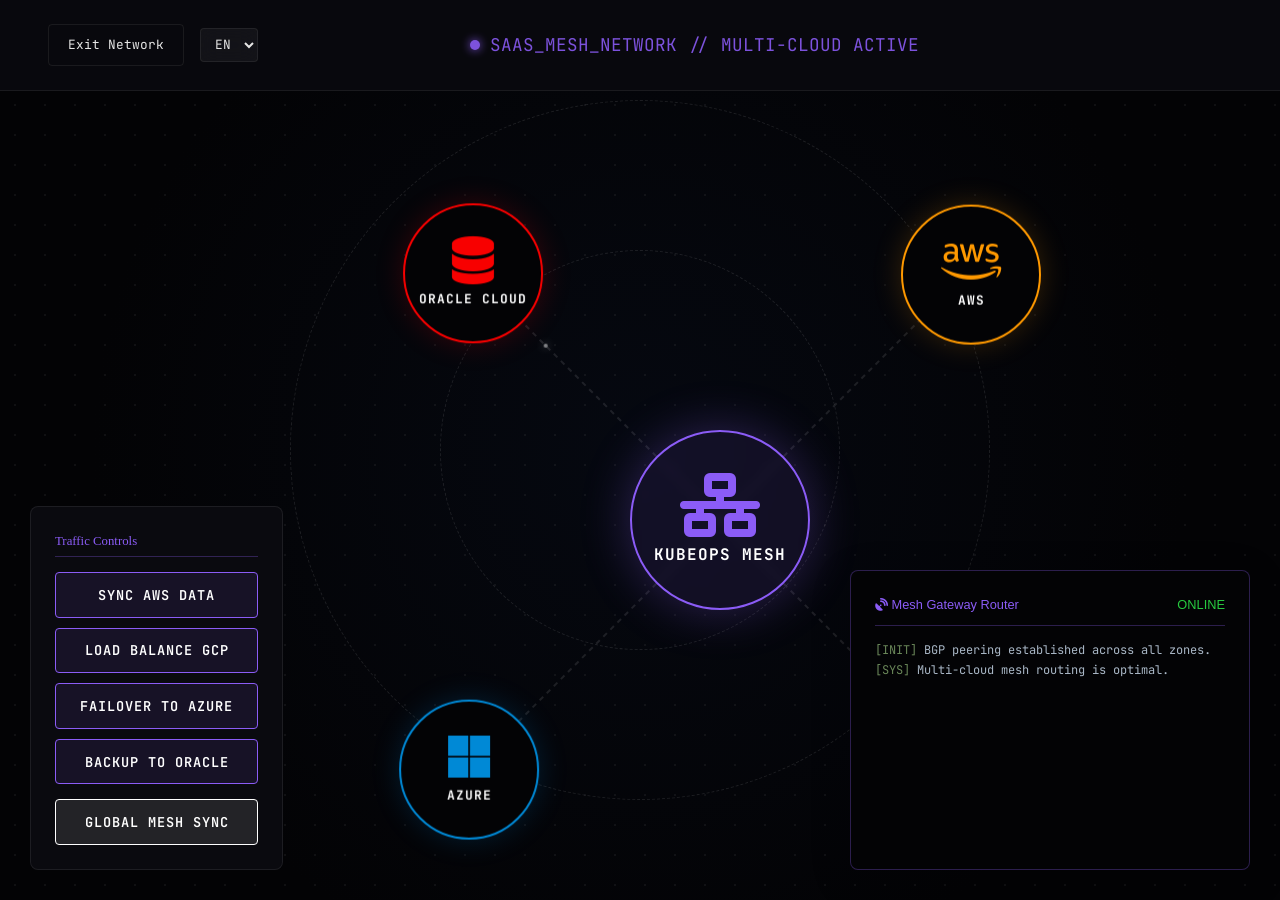
<file: cloud-sim.html>
<!DOCTYPE html>
<html lang="en">
<head>
    <meta charset="UTF-8">
    <meta name="viewport" content="width=device-width, initial-scale=1.0">
    <title>KubeOps | Multi-Cloud SaaS Simulation</title>
    <link rel="stylesheet" href="styles.css">
    
    <!-- Fonts & Icons -->
    <link href="https://fonts.googleapis.com/css2?family=Syncopate:wght@400;700&family=Inter:wght@300;400;500;600;700;800&family=JetBrains+Mono:wght@400;500;700&display=swap" rel="stylesheet">
    <link rel="stylesheet" href="https://cdnjs.cloudflare.com/ajax/libs/font-awesome/6.4.0/css/all.min.css">
    
    <!-- GSAP -->
    <script src="https://cdnjs.cloudflare.com/ajax/libs/gsap/3.12.2/gsap.min.js"></script>

    <style>
        body {
            overflow: hidden;
            background-color: var(--bg-main) !important;
            margin: 0;
            padding: 0;
            color: var(--text-main);
            font-family: 'Inter', sans-serif;
        }

        .network-bg {
            position: absolute;
            top: 0; left: 0; width: 100vw; height: 100vh;
            background: radial-gradient(circle at center, rgba(50, 108, 229, 0.05) 0%, var(--bg-main) 70%);
            z-index: 0;
        }

        .grid-dots {
            position: absolute;
            top: 0; left: 0; width: 100vw; height: 100vh;
            background-image: radial-gradient(rgba(255, 255, 255, 0.1) 1px, transparent 1px);
            background-size: 30px 30px;
            opacity: 0.5;
        }

        /* Top Nav */
        .sim-nav {
            position: absolute;
            top: 0; left: 0; width: 100%;
            padding: 1.5rem 3rem;
            display: flex;
            justify-content: space-between;
            align-items: center;
            z-index: 100;
            border-bottom: 1px solid var(--border);
            background: var(--bg-offset);
            opacity: 0.9;
            backdrop-filter: blur(10px);
        }

        .sim-title {
            font-family: 'JetBrains Mono', monospace;
            color: #8b5cf6; /* Purple theme for multi-cloud */
            font-size: 1.1rem;
            display: flex;
            align-items: center;
            gap: 10px;
        }

        .pulse-dot-purple {
            width: 10px; height: 10px; border-radius: 50%;
            background: #8b5cf6;
            box-shadow: 0 0 10px #8b5cf6;
            animation: pulse-purple 1.5s infinite;
        }

        @keyframes pulse-purple {
            0% { opacity: 0.4; } 50% { opacity: 1; box-shadow: 0 0 20px #8b5cf6; } 100% { opacity: 0.4; }
        }

        /* Viewport */
        #sim-viewport {
            position: absolute;
            top: 0; left: 0; width: 100vw; height: 100vh;
            z-index: 10;
        }

        .cloud-node {
            position: absolute;
            width: 140px; height: 140px;
            background: var(--bg-main);
            border: 2px solid var(--border);
            border-radius: 50%;
            display: flex;
            flex-direction: column;
            justify-content: center;
            align-items: center;
            transform: translate(-50%, -50%);
            box-shadow: 0 10px 30px rgba(0,0,0,0.2);
            backdrop-filter: blur(5px);
            transition: all 0.3s;
            z-index: 20;
        }

        .cloud-node i {
            font-size: 3rem;
            margin-bottom: 5px;
        }

        .cloud-label {
            font-family: 'JetBrains Mono', monospace;
            font-size: 0.8rem;
            font-weight: bold;
            text-transform: uppercase;
            letter-spacing: 1px;
        }

        /* Specific Cloud Styling */
        #node-aws { border-color: #ff9900; box-shadow: 0 0 30px rgba(255, 153, 0, 0.2); }
        #node-aws i { color: #ff9900; }
        
        #node-gcp { border-color: #4285f4; box-shadow: 0 0 30px rgba(66, 133, 244, 0.2); }
        #node-gcp i { color: #4285f4; }
        
        #node-azure { border-color: #0089d6; box-shadow: 0 0 30px rgba(0, 137, 214, 0.2); }
        #node-azure i { color: #0089d6; }
        
        #node-oracle { border-color: #f80000; box-shadow: 0 0 30px rgba(248, 0, 0, 0.2); }
        #node-oracle i { color: #f80000; }

        #node-core {
            width: 180px; height: 180px;
            border-color: #8b5cf6;
            box-shadow: 0 0 50px rgba(139, 92, 246, 0.3);
            background: rgba(139, 92, 246, 0.1);
        }
        #node-core i { color: #8b5cf6; font-size: 4rem;}
        #node-core .cloud-label { color: #fff; font-size: 1rem; }

        /* Animated Rings */
        .ring {
            position: absolute;
            border-radius: 50%;
            border: 1px dashed rgba(255, 255, 255, 0.1);
            top: 50%; left: 50%;
            transform: translate(-50%, -50%);
            pointer-events: none;
            z-index: 5;
        }
        .ring-1 { width: 400px; height: 400px; animation: spin-slow 60s linear infinite; }
        .ring-2 { width: 700px; height: 700px; animation: spin-slow 90s linear infinite reverse; }

        @keyframes spin-slow { 100% { transform: translate(-50%, -50%) rotate(360deg); } }

        /* Data Particles */
        .data-particle {
            position: absolute;
            width: 8px; height: 8px;
            border-radius: 50%;
            background: #fff;
            box-shadow: 0 0 10px #fff;
            z-index: 50;
            pointer-events: none;
        }

        /* SVG Connections */
        #svg-layer {
            position: absolute;
            top: 0; left: 0;
            width: 100vw; height: 100vh;
            z-index: 10;
            pointer-events: none;
        }

        .net-line {
            stroke: rgba(255, 255, 255, 0.1);
            stroke-width: 2;
            stroke-dasharray: 5, 5;
            fill: none;
        }

        .net-line.active {
            stroke: rgba(255, 255, 255, 0.4);
            animation: dash-flow 2s linear infinite;
        }

        @keyframes dash-flow { to { stroke-dashoffset: -20; } }

        .sync-terminal {
            position: absolute;
            bottom: 30px; right: 30px;
            width: 400px; height: 300px;
            background: var(--bg-main);
            border: 1px solid rgba(139, 92, 246, 0.3);
            border-radius: 8px;
            backdrop-filter: blur(10px);
            padding: 1.5rem;
            display: flex; flex-direction: column;
            z-index: 100;
            box-shadow: 0 10px 40px rgba(0,0,0,0.2);
        }

        .term-header {
            font-family: 'Syncopate', sans-serif;
            font-size: 0.8rem;
            color: #8b5cf6;
            border-bottom: 1px solid rgba(139, 92, 246, 0.3);
            padding-bottom: 10px;
            margin-bottom: 15px;
            display: flex; justify-content: space-between;
        }

        .log-container {
            flex-grow: 1;
            overflow-y: auto;
            font-family: 'JetBrains Mono', monospace;
            font-size: 0.75rem;
            line-height: 1.6;
            color: #a9b7c6;
        }

        .log-container::-webkit-scrollbar { width: 4px; }
        .log-container::-webkit-scrollbar-track { background: transparent; }
        .log-container::-webkit-scrollbar-thumb { background: #8b5cf6; }

        .log-line span.ts { color: #6a8759; }
        .log-line span.aws { color: #ff9900; font-weight: bold; }
        .log-line span.gcp { color: #4285f4; font-weight: bold; }
        .log-line span.azure { color: #0089d6; font-weight: bold; }
        .log-line span.oracle { color: #f80000; font-weight: bold; }
        .log-line span.core { color: #8b5cf6; font-weight: bold; }

        .control-panel {
            position: absolute;
            bottom: 30px; left: 30px;
            background: var(--bg-offset);
            border: 1px solid var(--border);
            border-radius: 8px;
            padding: 1.5rem;
            z-index: 100;
            backdrop-filter: blur(10px);
        }

        .btn {
            background: rgba(139, 92, 246, 0.1);
            border: 1px solid #8b5cf6;
            color: var(--text-main);
            padding: 0.8rem 1.5rem;
            border-radius: 4px;
            font-family: 'JetBrains Mono', monospace;
            font-size: 0.85rem;
            cursor: pointer;
            transition: all 0.3s;
            display: block;
            width: 100%;
            margin-bottom: 10px;
            text-transform: uppercase;
        }
        .btn:hover {
            background: #8b5cf6;
            box-shadow: 0 0 20px rgba(139, 92, 246, 0.4);
        }
        .btn:last-child { margin-bottom: 0; }

    </style>
</head>
<body>

    <!-- Apply Theme from localStorage -->
    <script>
        if (localStorage.getItem('theme') === 'light') {
            document.body.classList.add('light-mode');
        }
    </script>
    
    <div class="network-bg"></div>
    <div class="grid-dots"></div>

    <nav class="sim-nav">
        <div style="display: flex; gap: 1rem; align-items: center;">
            <a href="projects.html" class="btn-outline" style="text-decoration:none; color:var(--text-main); border:1px solid var(--border); padding: 0.6rem 1.2rem; border-radius:4px; font-size: 0.8rem; font-family:'JetBrains Mono';" data-i18n="sim_exit">
                <i class="fas fa-arrow-left" style="margin-right: 8px;"></i> Exit Network
            </a>
            <select id="language-select" class="lang-selector">
                <option value="en">EN</option>
                <option value="de">DE</option>
                <option value="es">ES</option>
                <option value="fr">FR</option>
                <option value="it">IT</option>
                <option value="pt">PT</option>
            </select>
        </div>
        <div class="sim-title">
            <div class="pulse-dot-purple"></div>
            <span data-i18n="sim_cloud_title">SAAS_MESH_NETWORK // MULTI-CLOUD ACTIVE</span>
        </div>
        <div style="width: 100px;"></div>
    </nav>

    <div class="ring ring-1"></div>
    <div class="ring ring-2"></div>

    <svg id="svg-layer">
        <!-- Lines will be dynamically updated by JS -->
        <line id="line-aws" class="net-line" x1="0" y1="0" x2="0" y2="0"/>
        <line id="line-gcp" class="net-line" x1="0" y1="0" x2="0" y2="0"/>
        <line id="line-azure" class="net-line" x1="0" y1="0" x2="0" y2="0"/>
        <line id="line-oracle" class="net-line" x1="0" y1="0" x2="0" y2="0"/>
    </svg>

    <div id="sim-viewport">
        <!-- Core Node (Center) -->
        <div class="cloud-node" id="node-core">
            <i class="fas fa-network-wired"></i>
            <div class="cloud-label">KubeOps Mesh</div>
        </div>

        <!-- Satellite Nodes -->
        <div class="cloud-node" id="node-aws"><i class="fab fa-aws"></i><div class="cloud-label">AWS</div></div>
        <div class="cloud-node" id="node-gcp"><i class="fab fa-google"></i><div class="cloud-label">Google Cloud</div></div>
        <div class="cloud-node" id="node-azure"><i class="fab fa-microsoft"></i><div class="cloud-label">Azure</div></div>
        <div class="cloud-node" id="node-oracle"><i class="fas fa-database"></i><div class="cloud-label">Oracle Cloud</div></div>
    </div>

    <!-- Controls -->
    <div class="control-panel">
        <div style="font-family:'Syncopate'; font-size:0.8rem; color:#8b5cf6; margin-bottom:15px; border-bottom:1px solid rgba(139,92,246,0.3); padding-bottom:5px;" data-i18n="sim_traffic_ctrl">Traffic Controls</div>
        <button class="btn" onclick="triggerSync('aws')" data-i18n="sim_sync_aws">Sync AWS Data</button>
        <button class="btn" onclick="triggerSync('gcp')" data-i18n="sim_lb_gcp">Load Balance GCP</button>
        <button class="btn" onclick="triggerSync('azure')" data-i18n="sim_failover_azure">Failover to Azure</button>
        <button class="btn" onclick="triggerSync('oracle')" data-i18n="sim_backup_oracle">Backup to Oracle</button>
        <button class="btn" onclick="triggerGlobalSync()" style="background:rgba(255,255,255,0.1); border-color:#fff; margin-top:15px;" data-i18n="sim_global_sync">Global Mesh Sync</button>
    </div>

    <!-- Terminal -->
    <div class="sync-terminal">
        <div class="term-header">
            <span><i class="fas fa-satellite-dish"></i> Mesh Gateway Router</span>
            <span style="color:#27c93f;">ONLINE</span>
        </div>
        <div class="log-container" id="log-container">
            <div class="log-line"><span class="ts">[INIT]</span> BGP peering established across all zones.</div>
            <div class="log-line"><span class="ts">[SYS]</span> Multi-cloud mesh routing is optimal.</div>
        </div>
    </div>

    <script>
        // Node Layout Variables
        const cx = window.innerWidth / 2 + 80; // Shift cluster to the right to avoid left panel
        const cy = window.innerHeight / 2 + 70; // Shift entire cluster down significantly to avoid nav bar and title
        
        const nodes = {
            core: { el: document.getElementById('node-core'), x: cx, y: cy, color: '#8b5cf6', tag: 'core' },
            aws: { el: document.getElementById('node-aws'), r: 350, angle: -Math.PI / 4, color: '#ff9900', tag: 'aws' },      // Top Left
            gcp: { el: document.getElementById('node-gcp'), r: 350, angle: Math.PI / 4, color: '#4285f4', tag: 'gcp' },       // Bottom Left
            azure: { el: document.getElementById('node-azure'), r: 350, angle: Math.PI * 3/4, color: '#0089d6', tag: 'azure' },// Bottom Right
            oracle: { el: document.getElementById('node-oracle'), r: 350, angle: -Math.PI * 3/4, color: '#f80000', tag: 'oracle'} // Top Right
        };

        const logs = document.getElementById('log-container');

        function appendLog(msg) {
            const time = new Date().toISOString().substring(11, 23);
            const line = document.createElement('div');
            line.className = 'log-line';
            line.innerHTML = `<span class="ts">[${time}]</span> ${msg}`;
            logs.appendChild(line);
            logs.scrollTop = logs.scrollHeight;
        }

        // Initialize Positions and Lines
        function initLayout() {
            gsap.set(nodes.core.el, { x: nodes.core.x, y: nodes.core.y });
            
            ['aws', 'gcp', 'azure', 'oracle'].forEach(key => {
                const n = nodes[key];
                // Calculate Cartesian from Polar
                n.x = cx + Math.cos(n.angle) * n.r;
                n.y = cy + Math.sin(n.angle) * n.r;
                
                // Add tiny floating animation
                gsap.set(n.el, { x: n.x, y: n.y });
                gsap.to(n.el, {
                    y: `+=${Math.random() * 20 - 10}`,
                    x: `+=${Math.random() * 20 - 10}`,
                    duration: 2 + Math.random() * 2,
                    repeat: -1, yoyo: true, ease: "sine.inOut"
                });

                // Set SVG Line
                const line = document.getElementById(`line-${key}`);
                line.setAttribute('x1', cx);
                line.setAttribute('y1', cy);
                line.setAttribute('x2', n.x);
                line.setAttribute('y2', n.y);
            });
        }

        window.addEventListener('resize', () => { location.reload(); }); // Simple resize handling
        initLayout();

        // Animation logic
        function triggerSync(target) {
            const targetNode = nodes[target];
            const line = document.getElementById(`line-${target}`);
            
            // Visual feedback
            line.classList.add('active');
            line.style.stroke = targetNode.color;
            gsap.to(targetNode.el, { scale: 1.1, boxShadow: `0 0 50px ${targetNode.color}`, duration: 0.3, yoyo: true, repeat: 1 });
            gsap.to(nodes.core.el, { scale: 1.05, boxShadow: `0 0 80px #8b5cf6`, duration: 0.3, yoyo: true, repeat: 1 });

            // Generate particles moving back and forth
            for(let i=0; i<15; i++) {
                setTimeout(() => {
                    const pkt = document.createElement('div');
                    pkt.className = 'data-particle';
                    pkt.style.boxShadow = `0 0 15px ${targetNode.color}, 0 0 5px #fff`;
                    document.body.appendChild(pkt);

                    const toCore = Math.random() > 0.5;
                    const startX = toCore ? targetNode.x : cx;
                    const startY = toCore ? targetNode.y : cy;
                    const endX = toCore ? cx : targetNode.x;
                    const endY = toCore ? cy : targetNode.y;

                    gsap.set(pkt, { x: startX, y: startY });
                    gsap.to(pkt, {
                        x: endX, y: endY, 
                        duration: 1 + Math.random() * 1,
                        ease: "power1.inOut",
                        onComplete: () => pkt.remove()
                    });
                }, i * 100);
            }

            // Log messages based on action
            const speed = Math.floor(Math.random() * 500 + 100);
            if(target === 'aws') appendLog(`Synchronizing <span class="aws">AWS Cloud</span> S3 buckets to Mesh Core... (${speed}MB/s)`);
            if(target === 'gcp') appendLog(`Rerouting traffic spikes to <span class="gcp">Google Cloud</span> Compute Engines...`);
            if(target === 'azure') appendLog(`Failover initiated. Migrating workloads from Core to <span class="azure">Azure Region</span>...`);
            if(target === 'oracle') appendLog(`Backing up transactional logs to <span class="oracle">Oracle Autonomous DB</span>...`);

            setTimeout(() => {
                line.classList.remove('active');
                line.style.stroke = 'rgba(255, 255, 255, 0.1)';
                appendLog(`Operation complete for <span class="${target}">${target.toUpperCase()}</span>.`);
            }, 2500);
        }

        function triggerGlobalSync() {
            appendLog(`Initiating <span class="core">GLOBAL MESH SYNC</span> across all cloud providers...`);
            ['aws', 'gcp', 'azure', 'oracle'].forEach(cloud => {
                triggerSync(cloud);
            });
        }

        // Random background traffic
        setInterval(() => {
            const clouds = ['aws', 'gcp', 'azure', 'oracle'];
            const randomCloud = clouds[Math.floor(Math.random() * clouds.length)];
            
            // Just visual, no log for background heartbeat
            const targetNode = nodes[randomCloud];
            const pkt = document.createElement('div');
            pkt.className = 'data-particle';
            pkt.style.width = '4px'; pkt.style.height = '4px';
            pkt.style.opacity = '0.5';
            document.body.appendChild(pkt);

            const toCore = Math.random() > 0.5;
            gsap.set(pkt, { x: toCore ? targetNode.x : cx, y: toCore ? targetNode.y : cy });
            gsap.to(pkt, {
                x: toCore ? cx : targetNode.x, y: toCore ? cy : targetNode.y, 
                duration: 2, ease: "none", onComplete: () => pkt.remove()
            });

        }, 800);

    </script>
    <script src="translations.js"></script>
    <script src="i18n.js"></script>
</body>
</html>
</file>
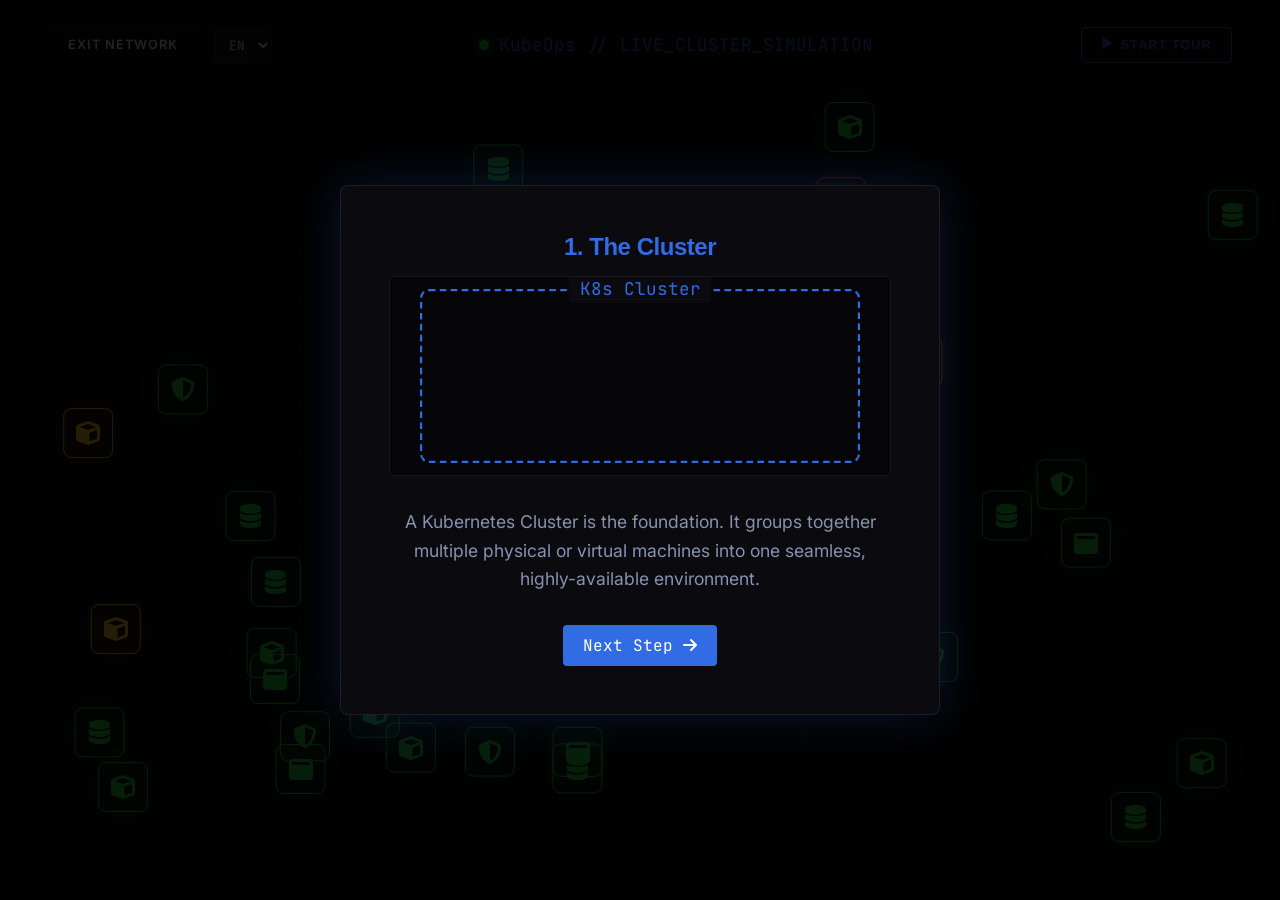
<file: cluster-sim.html>
<!DOCTYPE html>
<html lang="en">
<head>
    <meta charset="UTF-8">
    <meta name="viewport" content="width=device-width, initial-scale=1.0">
    <title>KubeOps | Live Cluster Simulation</title>
    <link rel="stylesheet" href="styles.css">
    
    <!-- Fonts & Icons -->
    <link href="https://fonts.googleapis.com/css2?family=Syncopate:wght@400;700&family=Inter:wght@300;400;500;600;700;800&family=JetBrains+Mono:wght@400;500;700&display=swap" rel="stylesheet">
    <link rel="stylesheet" href="https://cdnjs.cloudflare.com/ajax/libs/font-awesome/6.4.0/css/all.min.css">
    
    <!-- GSAP -->
    <script src="https://cdnjs.cloudflare.com/ajax/libs/gsap/3.12.2/gsap.min.js"></script>

    <style>
        /* Override base layout for fullscreen sim */
        body {
            overflow: hidden;
            background-color: var(--bg-main);
            color: var(--text-main);
            margin: 0;
            padding: 0;
        }

        /* Matrix Grid Background */
        .cluster-bg {
            position: absolute;
            top: 0; left: 0; width: 100vw; height: 100vh;
            background-size: 50px 50px;
            background-image: 
                linear-gradient(to right, rgba(255, 255, 255, 0.03) 1px, transparent 1px),
                linear-gradient(to bottom, rgba(255, 255, 255, 0.03) 1px, transparent 1px);
            z-index: 0;
        }

        .cluster-bg::after {
            content: '';
            position: absolute;
            top: 0; left: 0; right: 0; bottom: 0;
            background: radial-gradient(circle at center, transparent 20%, var(--bg-main) 90%);
        }

        /* Top Nav Overlay */
        .sim-nav {
            position: absolute;
            top: 0; left: 0; width: 100%;
            padding: 1.5rem 3rem;
            display: flex;
            justify-content: space-between;
            align-items: center;
            z-index: 100;
            border-bottom: 1px solid var(--border);
            background: var(--bg-offset);
            backdrop-filter: blur(10px);
            opacity: 0.9;
        }

        .sim-title {
            font-family: 'JetBrains Mono', monospace;
            color: var(--primary);
            font-size: 1.1rem;
            display: flex;
            align-items: center;
            gap: 10px;
        }

        .pulse-dot {
            width: 10px; height: 10px; border-radius: 50%;
            background: var(--success);
            box-shadow: 0 0 10px var(--success);
            animation: pulse-op 1.5s infinite;
        }

        @keyframes pulse-op {
            0% { opacity: 0.4; } 50% { opacity: 1; box-shadow: 0 0 15px var(--success); } 100% { opacity: 0.4; }
        }

        /* Viewport for Pods */
        #sim-viewport {
            position: absolute;
            top: 0; left: 0; width: 100vw; height: 100vh;
            z-index: 10;
        }

        .pod-node {
            position: absolute;
            width: 50px; height: 50px;
            border-radius: 8px;
            display: flex; justify-content: center; align-items: center;
            font-size: 1.5rem;
            cursor: pointer;
            transition: transform 0.2s;
            box-shadow: 0 10px 20px rgba(0,0,0,0.5);
        }

        .pod-node.running {
            background: rgba(39, 201, 63, 0.1);
            border: 1px solid var(--success);
            color: var(--success);
            box-shadow: 0 0 20px rgba(39, 201, 63, 0.2);
        }

        .pod-node.pending {
            background: rgba(255, 189, 46, 0.1);
            border: 1px solid var(--warning);
            color: var(--warning);
            box-shadow: 0 0 20px rgba(255, 189, 46, 0.2);
        }

        .pod-node.terminating {
            background: rgba(255, 95, 86, 0.1);
            border: 1px solid var(--danger);
            color: var(--danger);
            box-shadow: 0 0 20px rgba(255, 95, 86, 0.2);
        }

        .pod-node:hover {
            transform: scale(1.2);
            z-index: 50;
        }

        .pod-label {
            position: absolute;
            bottom: -25px;
            white-space: nowrap;
            font-family: 'JetBrains Mono', monospace;
            font-size: 0.7rem;
            color: var(--text-muted);
            background: var(--bg-offset);
            padding: 2px 6px;
            border: 1px solid var(--border);
            border-radius: 4px;
            opacity: 0;
            transition: opacity 0.3s;
            pointer-events: none;
        }

        .pod-node:hover .pod-label {
            opacity: 1;
        }

        /* Side Panel Stats & Logs */
        .side-panel {
            position: absolute;
            top: 80px; right: -400px;
            width: 380px; height: calc(100vh - 100px);
            background: var(--bg-offset);
            backdrop-filter: blur(15px);
            opacity: 0.95;
            border-left: 1px solid var(--border);
            z-index: 100;
            padding: 2rem;
            display: flex;
            flex-direction: column;
            gap: 1.5rem;
            transition: right 0.4s cubic-bezier(0.16, 1, 0.3, 1);
        }

        .side-panel.open {
            right: 0;
        }

        .panel-close {
            position: absolute;
            top: 1rem; right: 1rem;
            background: transparent; border: none;
            color: var(--text-muted);
            font-size: 1.2rem; cursor: pointer;
        }

        .panel-close:hover { color: var(--text-main); }

        .panel-header h3 {
            font-size: 1.2rem;
            margin-bottom: 0.5rem;
        }

        .pod-status-badge {
            display: inline-block;
            padding: 4px 10px;
            border-radius: 20px;
            font-family: 'JetBrains Mono', monospace;
            font-size: 0.75rem;
            font-weight: bold;
            text-transform: uppercase;
        }
        .bg-running { background: rgba(39, 201, 63, 0.2); color: var(--success); }
        .bg-pending { background: rgba(255, 189, 46, 0.2); color: var(--warning); }

        .metrics-mini {
            display: grid; grid-template-columns: 1fr 1fr; gap: 1rem;
        }
        .metric-box {
            background: rgba(255,255,255,0.03);
            border: 1px solid var(--border);
            border-radius: 4px; padding: 1rem;
            text-align: center;
        }
        .metric-val { font-family: 'JetBrains Mono', monospace; font-size: 1.5rem; color: var(--primary); }
        .metric-lbl { font-size: 0.75rem; color: var(--text-muted); text-transform: uppercase; margin-top: 5px; }

        .log-terminal {
            flex-grow: 1;
            background: var(--bg-main);
            border: 1px solid var(--border);
            border-radius: 6px;
            padding: 1rem;
            overflow-y: auto;
            font-family: 'JetBrains Mono', monospace;
            font-size: 0.8rem;
            color: var(--text-muted);
            line-height: 1.5;
            display: flex; flex-direction: column; gap: 8px;
        }

        .log-line span.ts { color: #6a8759; margin-right: 8px; }
        .log-line span.inf { color: #5bc0be; }
        .log-line span.err { color: #ff5f56; }
        
        /* Custom scrollbar for terminal */
        .log-terminal::-webkit-scrollbar { width: 6px; }
        .log-terminal::-webkit-scrollbar-track { background: var(--bg-main); }
        .log-terminal::-webkit-scrollbar-thumb { background: var(--border); border-radius: 3px; }

        .btn-kill {
            background: rgba(255, 95, 86, 0.1);
            border: 1px solid var(--danger);
            color: var(--danger);
            padding: 4px 10px;
            border-radius: 4px;
            cursor: pointer;
            font-size: 0.8rem;
            margin-top: 10px;
            display: inline-flex; align-items: center; gap: 5px;
            transition: all 0.2s;
        }
        .btn-kill:hover { background: var(--danger); color: white; box-shadow: 0 0 10px var(--danger); }
        .pod-node.exploding { animation: explode 0.5s forwards; pointer-events: none; }
        @keyframes explode {
            0% { transform: scale(1); filter: brightness(1); }
            50% { transform: scale(1.5); filter: brightness(2) drop-shadow(0 0 20px red); background: red; }
            100% { transform: scale(0); opacity: 0; }
        }
        .pod-node.routing-traffic { animation: route-pulse 1s 3; z-index: 100; }
        @keyframes route-pulse {
            0%, 100% { box-shadow: 0 0 10px var(--primary); border-color: var(--primary); }
            50% { box-shadow: 0 0 40px var(--primary), 0 0 20px #fff; border-color: #fff; background: rgba(50,108,229, 0.4); transform: scale(1.3); }
        }

        .traffic-particle {
            position: absolute;
            width: 10px; height: 10px;
            border-radius: 50%;
            background: var(--primary);
            box-shadow: 0 0 20px 5px rgba(50, 108, 229, 0.8), 0 0 40px var(--primary);
            z-index: 999;
            pointer-events: none;
        }

        .pod-destroy-btn {
            position: absolute;
            top: -10px; right: -10px;
            background: var(--danger);
            color: white;
            border: none;
            border-radius: 50%;
            width: 20px; height: 20px;
            font-size: 10px;
            cursor: pointer;
            opacity: 0;
            transition: opacity 0.3s, transform 0.2s;
            display: flex; justify-content: center; align-items: center;
            box-shadow: 0 0 10px var(--danger);
            z-index: 10;
        }
        .pod-node.running:hover .pod-destroy-btn {
            opacity: 1;
        }
        .pod-destroy-btn:hover {
            transform: scale(1.5);
            background: #ff2a1f;
        }

        /* Tutorial Overlay */
        .tutorial-overlay {
            position: absolute;
            top: 0; left: 0; width: 100vw; height: 100vh;
            background: rgba(0,0,0,0.85);
            z-index: 2000;
            display: none;
            justify-content: center;
            align-items: center;
            flex-direction: column;
        }
        .tutorial-overlay.active { display: flex; }
        
        .tutorial-box {
            background: var(--bg-offset);
            border: 1px solid var(--border);
            border-radius: 8px;
            padding: 3rem;
            max-width: 600px;
            text-align: center;
            box-shadow: 0 0 50px rgba(50, 108, 229, 0.2);
            position: relative;
        }
        
        .tutorial-step-title {
            font-family: 'Syncopate', sans-serif;
            color: var(--primary);
            font-size: 1.5rem;
            margin-bottom: 1rem;
        }
        
        .tutorial-step-desc {
            font-size: 1.1rem;
            color: var(--text-muted);
            line-height: 1.6;
            margin-bottom: 2rem;
        }

        .tutorial-visual {
            height: 200px;
            width: 100%;
            background: rgba(0,0,0,0.5);
            border: 1px solid var(--border);
            border-radius: 4px;
            margin-bottom: 2rem;
            position: relative;
            overflow: hidden;
            display: flex;
            justify-content: center;
            align-items: center;
        }

        /* Step Visual Elements */
        .vis-cluster { width: 80%; height: 80%; border: 2px dashed var(--primary); border-radius: 8px; display: flex; gap: 10px; padding: 10px; justify-content: center; align-items: center; }
        .vis-node { flex: 1; height: 100%; border: 1px solid var(--text-muted); border-radius: 4px; display: flex; flex-direction: column; gap: 10px; padding: 10px; background: rgba(255,255,255,0.05); }
        .vis-pod { width: 100%; height: 30px; background: rgba(39, 201, 63, 0.2); border: 1px solid var(--success); border-radius: 4px; display: flex; justify-content: center; align-items: center; font-size: 12px; }
        .vis-pod.failed { background: rgba(255, 95, 86, 0.2); border-color: var(--danger); color: var(--danger); animation: shake 0.5s; }

        @keyframes shake {
            0%, 100% { transform: translateX(0); }
            25% { transform: translateX(-5px); }
            75% { transform: translateX(5px); }
        }

        .btn-tutorial-next {
            background: var(--primary);
            color: white;
            border: none;
            padding: 10px 20px;
            font-family: 'JetBrains Mono', monospace;
            border-radius: 4px;
            cursor: pointer;
            font-size: 1rem;
            transition: all 0.3s;
        }
        .btn-tutorial-next:hover {
            box-shadow: 0 0 20px var(--primary-glow);
        }

    </style>
</head>
<body>

    <!-- Apply Theme from localStorage -->
    <script>
        if (localStorage.getItem('theme') === 'light') {
            document.body.classList.add('light-mode');
        }
    </script>

    <div class="cluster-bg"></div>

    <!-- Tutorial Overlay -->
    <div id="tutorial-overlay" class="tutorial-overlay">
        <div class="tutorial-box">
            <h2 id="tut-title" class="tutorial-step-title">Welcome to Content</h2>
            <div id="tut-vis" class="tutorial-visual">
                <!-- Visuals injected here via JS -->
            </div>
            <p id="tut-desc" class="tutorial-step-desc">Description</p>
            <button id="tut-next-btn" class="btn-tutorial-next" onclick="nextTutorialStep()">Next Step <i class="fas fa-arrow-right"></i></button>
        </div>
    </div>

    <nav class="sim-nav">
        <div style="display: flex; gap: 1rem; align-items: center;">
            <a href="projects.html" class="btn btn-outline" style="padding: 0.6rem 1.2rem; font-size: 0.8rem;" data-i18n="sim_exit">
                <i class="fas fa-arrow-left" style="margin-right: 8px;"></i> Exit Node
            </a>
            <select id="language-select" class="lang-selector">
                <option value="en">EN</option>
                <option value="de">DE</option>
                <option value="es">ES</option>
                <option value="fr">FR</option>
                <option value="it">IT</option>
                <option value="pt">PT</option>
            </select>
        </div>
        <div class="sim-title">
            <div class="pulse-dot"></div>
            <span id="nav-ns-label" data-i18n="sim_cluster_title">KubeOps // LIVE_CLUSTER_SIMULATION</span>
        </div>
        <button onclick="startTutorial()" class="btn btn-outline" style="padding: 0.6rem 1.2rem; font-size: 0.8rem; border-color: var(--primary); color: var(--primary);">
            <i class="fas fa-play" style="margin-right: 8px;"></i> Start Tour
        </button>
    </nav>

    <div id="sim-viewport"></div>

    <div id="side-panel" class="side-panel">
        <button class="panel-close" onclick="closePanel()"><i class="fas fa-times"></i></button>
        <div class="panel-header">
            <h3 id="panel-pod-name">auth-service-7f89b9d-xyz</h3>
            <div id="panel-pod-status" class="pod-status-badge bg-running">Running</div>
            <br>
            <button id="btn-kill-pod" class="btn-kill" onclick="killCurrentPod()">
                <i class="fas fa-skull"></i> <span data-i18n="sim_failover_btn">Simulate Pod Failure</span>
            </button>
        </div>

        <div class="metrics-mini">
            <div class="metric-box">
                <div id="metric-cpu" class="metric-val">12m</div>
                <div class="metric-lbl" data-i18n="sim_load">CPU Usage</div>
            </div>
            <div class="metric-box">
                <div id="metric-mem" class="metric-val">128Mi</div>
                <div class="metric-lbl" data-i18n="sim_pods">Memory</div>
            </div>
        </div>

        <div style="font-size: 0.85rem; color: var(--text-muted); margin-bottom:-10px;">Live Container Logs:</div>
        <div id="log-terminal" class="log-terminal">
            <!-- Logs spawn here -->
        </div>
    </div>
    <script src="translations.js"></script>
    <script src="i18n.js"></script>

    <script>
        const viewport = document.getElementById('sim-viewport');
        const sidePanel = document.getElementById('side-panel');
        const paramStr = new URLSearchParams(window.location.search).get('proj') || '';
        
        // Configuration
        const podCount = 45;
        let microservices = ['auth-service', 'payment-gateway', 'inventory-db', 'frontend-ui', 'redis-cache', 'worker-queue'];
        let namespaceName = 'production | REGION: us-east-1';

        if(paramStr === 'mssp') {
            microservices = ['soc-monitor', 'threat-response', 'red-team-agent', 'appsec-scanner', 'defense-node', 'log-aggregator'];
            namespaceName = 'mssp-core | REGION: us-east-1';
        } else if(paramStr === 'fintech') {
            microservices = ['ledger-db', 'payment-gateway', 'fraud-detection', 'user-vault', 'crypto-service', 'worker-queue'];
            namespaceName = 'fintech-core | REGION: eu-west-1';
        } else if(paramStr === 'ecommerce') {
            microservices = ['cart-service', 'checkout-ui', 'inventory-db', 'recommendation-engine', 'order-processor'];
            namespaceName = 'global-ecommerce | REGION: us-west-2';
        } else if(paramStr === 'saas') {
            microservices = ['tenant-api', 'billing-service', 'user-management', 'core-platform', 'metrics-db'];
            namespaceName = 'saas-multi-tenant | REGION: ap-south-1';
        }

        document.getElementById('nav-ns-label').innerText = `NAMESPACE: ${namespaceName}`;

        let activeInterval = null;
        let currentActivePodElement = null;
        let currentActiveService = null;

        function spawnPod(specificService = null, isReplacement = false) {
            const pod = document.createElement('div');
            const stateRand = Math.random();
            const state = isReplacement ? 'pending' : (stateRand > 0.15 ? 'running' : (stateRand > 0.05 ? 'pending' : 'terminating'));
            const service = specificService || microservices[Math.floor(Math.random() * microservices.length)];
            const podId = `${service}-${Math.random().toString(36).substring(2, 7)}`;
            
            pod.className = `pod-node ${state}`;
            pod.dataset.service = service;
            
            // Icon logic based on service
            let icon = 'fa-cube';
            if(service.includes('db') || service.includes('redis')) icon = 'fa-database';
            if(service.includes('frontend')) icon = 'fa-window-maximize';
            if(service.includes('auth')) icon = 'fa-shield-alt';

            pod.innerHTML = `
                <i class="fas ${icon}"></i>
                <div class="pod-label">${podId}</div>
                <button class="pod-destroy-btn" title="Simulate Failure"><i class="fas fa-times"></i></button>
            `;
            
            // Random positioning avoiding nav area
            let startX = Math.random() * (window.innerWidth - 100) + 50;
            let startY = Math.random() * (window.innerHeight - 200) + 100;
            
            if(isReplacement) {
                // Spawn replacement pods closer to the center of the screen for visibility
                startX = (window.innerWidth / 2) + (Math.random() * 100 - 50);
                startY = (window.innerHeight / 2) + (Math.random() * 100 - 50);
            }
            
            gsap.set(pod, { x: startX, y: startY });
            
            // Floating animation
            gsap.to(pod, {
                x: `+=${Math.random() * 60 - 30}`,
                y: `+=${Math.random() * 60 - 30}`,
                duration: 2 + Math.random() * 3,
                repeat: -1,
                yoyo: true,
                ease: "sine.inOut"
            });

            // Interaction
            pod.addEventListener('click', (e) => {
                if(e.target.closest('.pod-destroy-btn')) {
                    e.stopPropagation();
                    triggerPodFailure(pod, service);
                } else {
                    openPanel(podId, state, service, pod);
                }
            });
            viewport.appendChild(pod);
            
            if(isReplacement) {
                // Simulate start up sequence
                setTimeout(() => {
                    pod.className = `pod-node running`;
                }, 2000);
            }
        }

        // Generate Pods at start
        for(let i=0; i<podCount; i++) {
            spawnPod();
        }

        function openPanel(podId, state, service, element) {
            currentActivePodElement = element;
            currentActiveService = service;
            sidePanel.classList.add('open');
            document.getElementById('panel-pod-name').innerText = podId;
            document.getElementById('btn-kill-pod').style.display = 'inline-flex';
            
            const badge = document.getElementById('panel-pod-status');
            badge.innerText = state;
            badge.className = `pod-status-badge bg-${state === 'terminating' ? 'pending' : state}`; // Hack for css classes

            // Randomize metrics
            document.getElementById('metric-cpu').innerText = `${Math.floor(Math.random() * 200 + 5)}m`;
            document.getElementById('metric-mem').innerText = `${Math.floor(Math.random() * 500 + 50)}Mi`;

            const terminal = document.getElementById('log-terminal');
            terminal.innerHTML = ''; // clear

            if(activeInterval) clearInterval(activeInterval);

            // Generate initial logs
            appendLog(terminal, "Init", `Starting container ${service}`);
            appendLog(terminal, "Info", `Connecting to cluster network... OK`);

            // Stream fake logs continuously
            let logCount = 0;
            activeInterval = setInterval(() => {
                if(logCount > 50) {
                    terminal.removeChild(terminal.firstChild); // keep it clean
                }
                const isErr = Math.random() > 0.95;
                const type = isErr ? "Err" : (Math.random() > 0.5 ? "Info" : "Debug");
                const msgs = [
                    "Received health check request from kubelet",
                    "Processing background job...",
                    "Memory garbage collection triggered",
                    "Connected to metrics server payload",
                    "Awaiting internal RPC call",
                    "Serving HTTP GET 200 OK"
                ];
                
                let msg = msgs[Math.floor(Math.random() * msgs.length)];
                if(isErr) msg = "Connection timeout while probing redis cache. Retrying...";
                
                appendLog(terminal, type, msg);
                logCount++;
            }, 800 + Math.random() * 1000);
        }

        function killCurrentPod() {
            if(!currentActivePodElement) return;
            triggerPodFailure(currentActivePodElement, currentActiveService);
        }

        function triggerPodFailure(podToKill, serviceName) {
            if(!podToKill) return;

            const terminal = document.getElementById('log-terminal');
            const isPanelOpen = (currentActivePodElement === podToKill && sidePanel.classList.contains('open'));
            
            // 1. Log failure & UI Updates if Panel open
            if(isPanelOpen) {
                appendLog(terminal, "Err", `FATAL: SIGKILL received. Process terminated unexpectedly.`);
                document.getElementById('btn-kill-pod').style.display = 'none';
                document.getElementById('panel-pod-status').className = 'pod-status-badge bg-pending';
                document.getElementById('panel-pod-status').innerText = 'Terminated';
                
                // Traffic Shift Logging
                appendLog(terminal, "Info", `Load balancer detected failure. Rerouting traffic...`);
            }
            
            // 2. Explode animation
            const fromRect = podToKill.getBoundingClientRect();
            podToKill.classList.add('exploding');
            
            // 3. Traffic Shift Logic
            const allPods = document.querySelectorAll('.pod-node.running');
            let replica = null;
            for(let i=0; i<allPods.length; i++) {
                if(allPods[i].dataset.service === serviceName && allPods[i] !== podToKill) {
                    replica = allPods[i]; break;
                }
            }
            if(!replica && allPods.length > 0) replica = allPods[0]; 
            
            if(replica) {
                const toRect = replica.getBoundingClientRect();

                // Generate traveling particles
                for(let i=0; i<8; i++) {
                    setTimeout(() => {
                        const particle = document.createElement('div');
                        particle.className = 'traffic-particle';
                        document.body.appendChild(particle);
                        
                        // GSAP handles node positions directly via transforms, but since particle is fixed to body
                        // we can animate absolute body positions dynamically
                        const fromX = fromRect.left + (fromRect.width/2);
                        const fromY = fromRect.top + (fromRect.height/2);
                        
                        // Dynamic toX and toY in case replica is moving
                        gsap.set(particle, { x: fromX, y: fromY });
                        
                        gsap.to(particle, { 
                            x: () => { const r = replica.getBoundingClientRect(); return r.left + r.width/2; },
                            y: () => { const r = replica.getBoundingClientRect(); return r.top + r.height/2; },
                            duration: 1.2, 
                            ease: 'power1.inOut',
                            onComplete: () => particle.remove()
                        });

                    }, i * 150);
                }

                replica.classList.add('routing-traffic');
                setTimeout(() => replica.classList.remove('routing-traffic'), 3000);
                
                if(isPanelOpen) {
                    setTimeout(() => {
                        appendLog(terminal, "Info", `Traffic successfully shifted to replica: ${replica.querySelector('.pod-label').innerText}`);
                        appendLog(terminal, "Info", `Zero downtime maintained. 0 dropped requests.`);
                    }, 800);
                }
            }

            // Cleanup exploded pod
            setTimeout(() => {
                if(podToKill.parentNode) podToKill.parentNode.removeChild(podToKill);
            }, 500);

            // 4. Self Healing
            setTimeout(() => {
                if(isPanelOpen) appendLog(terminal, "Info", `ReplicaSet controller creating new replacement pod...`);
            }, 1500);
            
            setTimeout(() => {
                spawnPod(serviceName, true); 
                if(isPanelOpen) appendLog(terminal, "Info", `New pod scheduled and initializing network...`);
            }, 3000);

            if(isPanelOpen) currentActivePodElement = null;
        }

        function closePanel() {
            sidePanel.classList.remove('open');
            if(activeInterval) clearInterval(activeInterval);
            currentActivePodElement = null;
        }

        function appendLog(term, type, msg) {
            const time = new Date().toISOString().substring(11, 23); // HH:MM:SS.mmm
            const line = document.createElement('div');
            line.className = 'log-line';
            let typeColorClass = type === 'Err' ? 'err' : 'inf';
            line.innerHTML = `<span class="ts">[${time}]</span> <span class="${typeColorClass}">[${type}]</span> ${msg}`;
            term.appendChild(line);
            term.scrollTop = term.scrollHeight; // Auto scroll to bottom
        }

        // ==========================================
        // STEP-BY-STEP TUTORIAL LOGIC
        // ==========================================
        const tutorialSteps = [
            {
                title: "1. The Cluster",
                desc: "A Kubernetes Cluster is the foundation. It groups together multiple physical or virtual machines into one seamless, highly-available environment.",
                vis: `<div class="vis-cluster" style="opacity:0;" id="v-cluster">
                        <div style="position: absolute; top:-15px; background:var(--bg-offset); padding: 0 10px; color:var(--primary); font-family:'JetBrains Mono';">K8s Cluster</div>
                      </div>`,
                anim: () => { gsap.to("#v-cluster", {opacity: 1, scale: 1.1, duration: 1, ease: "back.out"}); }
            },
            {
                title: "2. The Nodes",
                desc: "Inside the cluster are Nodes (the actual servers). If one node's hardware fails, the cluster instantly moves its workloads to a healthy node.",
                vis: `<div class="vis-cluster">
                        <div class="vis-node" style="opacity:0; transform:translateY(20px);" id="v-node1"><div style="text-align:center;font-size:10px;color:var(--text-muted);">Node 1</div></div>
                        <div class="vis-node" style="opacity:0; transform:translateY(20px);" id="v-node2"><div style="text-align:center;font-size:10px;color:var(--text-muted);">Node 2</div></div>
                        <div class="vis-node" style="opacity:0; transform:translateY(20px);" id="v-node3"><div style="text-align:center;font-size:10px;color:var(--text-muted);">Node 3</div></div>
                      </div>`,
                anim: () => { gsap.to(".vis-node", {opacity: 1, y: 0, duration: 0.5, stagger: 0.2}); }
            },
            {
                title: "3. The Pods & Containers",
                desc: "Your application is broken down into Microservices, running inside Pods on these Nodes. Each Pod contains your code container.",
                vis: `<div class="vis-cluster">
                        <div class="vis-node">
                            <div class="vis-pod" style="opacity:0; transform:scale(0);" id="vp1"><i class="fas fa-cube"></i></div>
                            <div class="vis-pod" style="opacity:0; transform:scale(0);" id="vp2"><i class="fas fa-database"></i></div>
                        </div>
                        <div class="vis-node">
                            <div class="vis-pod" style="opacity:0; transform:scale(0);" id="vp3"><i class="fas fa-shield-alt"></i></div>
                        </div>
                        <div class="vis-node">
                            <div class="vis-pod" style="opacity:0; transform:scale(0);" id="vp4"><i class="fas fa-cube"></i></div>
                        </div>
                      </div>`,
                anim: () => { gsap.to(".vis-pod", {opacity: 1, scale: 1, duration: 0.4, stagger: 0.1, ease: "back.out"}); }
            },
            {
                title: "4. Simulating Failure",
                desc: "What happens if a fatal error crashes the application container? Let's simulate a crash on the Auth Service.",
                vis: `<div class="vis-cluster">
                        <div class="vis-node">
                            <div class="vis-pod"><i class="fas fa-cube"></i></div>
                            <div class="vis-pod"><i class="fas fa-database"></i></div>
                        </div>
                        <div class="vis-node">
                            <div class="vis-pod" id="v-fail-pod"><i class="fas fa-shield-alt"></i> Auth</div>
                        </div>
                        <div class="vis-node">
                            <div class="vis-pod"><i class="fas fa-cube"></i></div>
                        </div>
                      </div>`,
                anim: () => { 
                    setTimeout(() => {
                        const badPod = document.getElementById("v-fail-pod");
                        badPod.classList.add("failed");
                        badPod.innerHTML = '<i class="fas fa-skull"></i> FAIL';
                    }, 1000);
                }
            },
            {
                title: "5. Automated Recovery",
                desc: "Kubernetes instantly detects the crashed container. It destroys the broken Pod and automatically spins up a fresh container on a healthy Node.",
                vis: `<div class="vis-cluster">
                        <div class="vis-node">
                            <div class="vis-pod"><i class="fas fa-cube"></i></div>
                            <div class="vis-pod"><i class="fas fa-database"></i></div>
                        </div>
                        <div class="vis-node">
                            <div class="vis-pod failed" id="bad-pod-del" style="opacity:0.5;"><i class="fas fa-skull"></i> Terminating</div>
                        </div>
                        <div class="vis-node">
                            <div class="vis-pod"><i class="fas fa-cube"></i></div>
                            <div class="vis-pod" id="new-pod-spawn" style="background:rgba(255,189,46,0.2); border-color:var(--warning); color:var(--warning);"><i class="fas fa-sync fa-spin"></i> Init...</div>
                        </div>
                      </div>`,
                anim: () => { 
                    setTimeout(() => {
                        gsap.to("#bad-pod-del", {scale: 0, opacity: 0, duration: 0.5});
                        const newPod = document.getElementById("new-pod-spawn");
                        setTimeout(() => {
                            newPod.style.background = "rgba(39, 201, 63, 0.2)";
                            newPod.style.borderColor = "var(--success)";
                            newPod.style.color = "var(--success)";
                            newPod.innerHTML = '<i class="fas fa-shield-alt"></i> Auth';
                            gsap.fromTo(newPod, {scale:1.2, boxShadow:"0 0 20px var(--success)"}, {scale:1, boxShadow:"none", duration:1});
                        }, 1000);
                    }, 1000);
                }
            }
        ];

        let tutIndex = 0;
        
        function startTutorial() {
            tutIndex = 0;
            document.getElementById('tutorial-overlay').classList.add('active');
            renderTutorialStep();
        }

        function renderTutorialStep() {
            if(tutIndex >= tutorialSteps.length) {
                document.getElementById('tutorial-overlay').classList.remove('active');
                return;
            }

            const step = tutorialSteps[tutIndex];
            document.getElementById('tut-title').innerText = step.title;
            document.getElementById('tut-desc').innerText = step.desc;
            document.getElementById('tut-vis').innerHTML = step.vis;
            
            if(tutIndex === tutorialSteps.length - 1) {
                document.getElementById('tut-next-btn').innerHTML = 'Finish <i class="fas fa-check"></i>';
            } else {
                document.getElementById('tut-next-btn').innerHTML = 'Next Step <i class="fas fa-arrow-right"></i>';
            }

            if(step.anim) step.anim();
        }

        function nextTutorialStep() {
            tutIndex++;
            renderTutorialStep();
        }

        // Auto-start tutorial on first load if missing a flag
        if(!localStorage.getItem('k8s_tour_seen')) {
            setTimeout(startTutorial, 1500);
            localStorage.setItem('k8s_tour_seen', 'true');
        }
    </script>
</body>
</html>
</file>
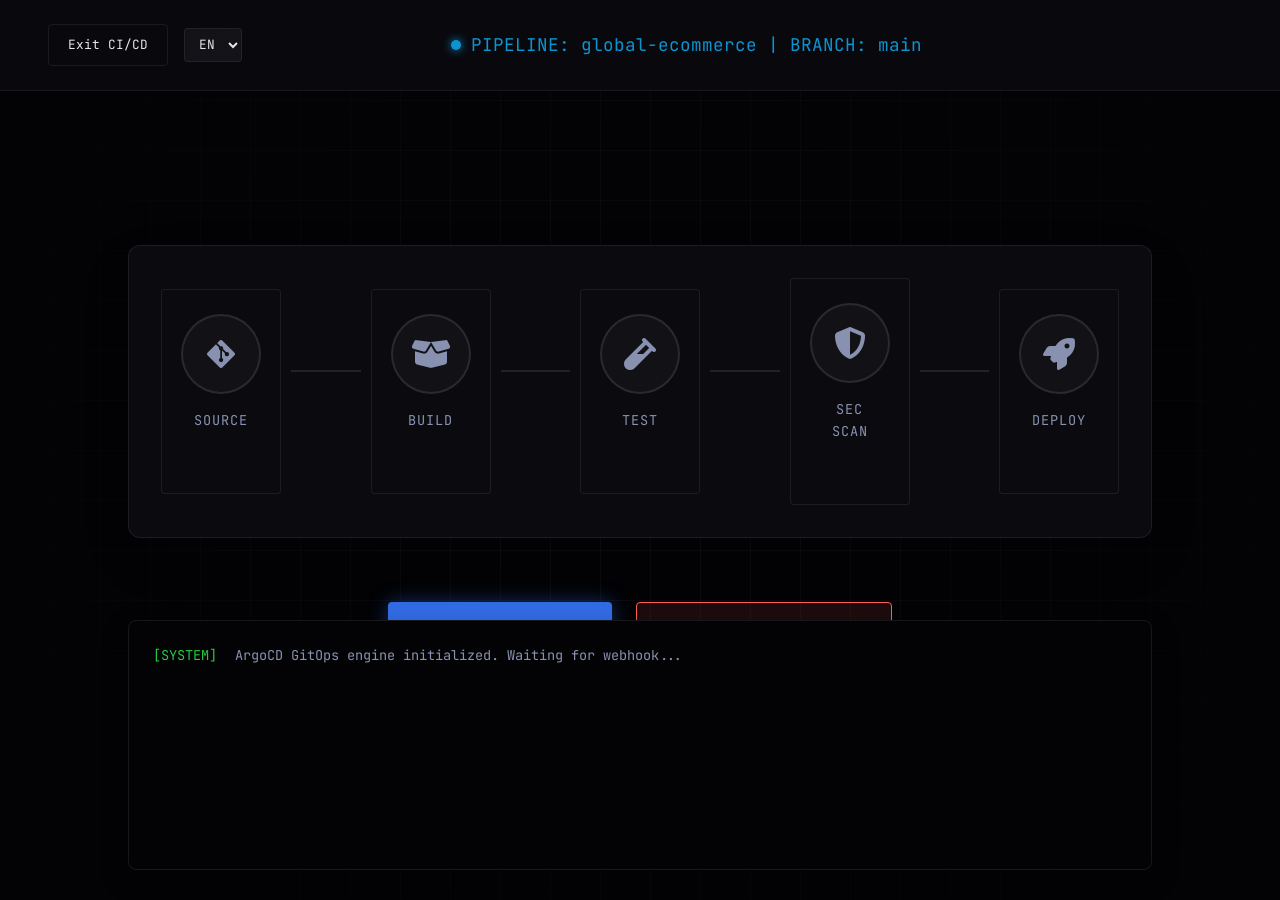
<file: pipeline-sim.html>
<!DOCTYPE html>
<html lang="en">
<head>
    <meta charset="UTF-8">
    <meta name="viewport" content="width=device-width, initial-scale=1.0">
    <title>KubeOps | CI/CD Pipeline Simulation</title>
    <link rel="stylesheet" href="styles.css">
    
    <!-- Fonts & Icons -->
    <link href="https://fonts.googleapis.com/css2?family=Syncopate:wght@400;700&family=Inter:wght@300;400;500;600;700;800&family=JetBrains+Mono:wght@400;500;700&display=swap" rel="stylesheet">
    <link rel="stylesheet" href="https://cdnjs.cloudflare.com/ajax/libs/font-awesome/6.4.0/css/all.min.css">
    
    <!-- GSAP -->
    <script src="https://cdnjs.cloudflare.com/ajax/libs/gsap/3.12.2/gsap.min.js"></script>

    <style>
        body {
            overflow: hidden;
            background-color: var(--bg-main) !important;
            margin: 0;
            padding: 0;
            color: var(--text-main);
            font-family: 'Inter', sans-serif;
        }

        /* Matrix Grid Background */
        .cluster-bg {
            position: absolute;
            top: 0; left: 0; width: 100vw; height: 100vh;
            background-size: 50px 50px;
            background-image: 
                linear-gradient(to right, rgba(255, 255, 255, 0.03) 1px, transparent 1px),
                linear-gradient(to bottom, rgba(255, 255, 255, 0.03) 1px, transparent 1px);
            z-index: 0;
        }

        .cluster-bg::after {
            content: '';
            position: absolute;
            top: 0; left: 0; right: 0; bottom: 0;
            background: radial-gradient(circle at center, transparent 20%, var(--bg-main) 90%);
        }

        .sim-nav {
            position: absolute;
            top: 0; left: 0; width: 100%;
            padding: 1.5rem 3rem;
            display: flex;
            justify-content: space-between;
            align-items: center;
            z-index: 100;
            border-bottom: 1px solid var(--border);
            background: var(--bg-offset);
            opacity: 0.9;
            backdrop-filter: blur(10px);
        }

        .sim-title {
            font-family: 'JetBrains Mono', monospace;
            color: #0ea5e9;
            font-size: 1.1rem;
            display: flex;
            align-items: center;
            gap: 10px;
        }

        .pulse-dot {
            width: 10px; height: 10px; border-radius: 50%;
            background: #0ea5e9;
            box-shadow: 0 0 10px #0ea5e9;
            animation: pulse-op 1.5s infinite;
        }

        @keyframes pulse-op {
            0% { opacity: 0.4; } 50% { opacity: 1; box-shadow: 0 0 15px #0ea5e9; } 100% { opacity: 0.4; }
        }

        /* Viewport */
        #sim-viewport {
            position: absolute;
            top: 0; left: 0; width: 100vw; height: 100vh;
            z-index: 10;
            display: flex;
            justify-content: center;
            align-items: center;
            flex-direction: column;
        }

        /* Pipeline Visuals */
        .pipeline-container {
            display: flex;
            align-items: center;
            justify-content: space-between;
            width: 80%;
            max-width: 1200px;
            position: relative;
            padding: 2rem;
            background: var(--bg-offset);
            border: 1px solid var(--border);
            border-radius: 12px;
            box-shadow: 0 20px 50px rgba(0,0,0,0.1);
            backdrop-filter: blur(10px);
            z-index: 20;
        }

        .pipe-stage {
            display: flex;
            flex-direction: column;
            align-items: center;
            gap: 1rem;
            z-index: 2;
            width: 120px;
        }

        .stage-icon {
            width: 80px;
            height: 80px;
            border-radius: 50%;
            background: rgba(255, 255, 255, 0.03);
            border: 2px solid rgba(255, 255, 255, 0.1);
            display: flex;
            justify-content: center;
            align-items: center;
            font-size: 2rem;
            color: #8892b0;
            transition: all 0.3s ease;
            position: relative;
        }

        .stage-label {
            font-family: 'JetBrains Mono', monospace;
            font-size: 0.85rem;
            color: #8892b0;
            text-transform: uppercase;
            letter-spacing: 1px;
            text-align: center;
        }

        .stage-status {
            font-size: 0.7rem;
            padding: 2px 8px;
            border-radius: 10px;
            background: rgba(255, 255, 255, 0.1);
            color: #fff;
            opacity: 0;
            transition: opacity 0.3s;
        }

        /* Active/Success/Fail States */
        .pipe-stage.running .stage-icon {
            border-color: var(--primary);
            color: var(--primary);
            box-shadow: 0 0 20px var(--primary-glow);
            animation: spin-pulse 2s linear infinite;
        }
        .pipe-stage.running .stage-label { color: var(--text-main); }
        .pipe-stage.running .stage-status { opacity: 1; background: var(--primary-glow); color: var(--primary); }

        .pipe-stage.success .stage-icon {
            border-color: var(--success);
            color: var(--success);
            box-shadow: 0 0 20px rgba(39, 201, 63, 0.2);
        }
        .pipe-stage.success .stage-status { opacity: 1; background: rgba(39, 201, 63, 0.2); color: var(--success); }

        .pipe-stage.fail .stage-icon {
            border-color: var(--danger);
            color: var(--danger);
            box-shadow: 0 0 20px rgba(255, 95, 86, 0.4), inset 0 0 20px rgba(255, 95, 86, 0.2);
            animation: shake 0.5s;
        }
        .pipe-stage.fail .stage-label { color: var(--danger); }
        .pipe-stage.fail .stage-status { opacity: 1; background: rgba(255, 95, 86, 0.2); color: var(--danger); }

        @keyframes spin-pulse {
            0% { transform: scale(1); box-shadow: 0 0 20px rgba(14, 165, 233, 0.4); }
            50% { transform: scale(1.05); box-shadow: 0 0 30px rgba(14, 165, 233, 0.8); }
            100% { transform: scale(1); box-shadow: 0 0 20px rgba(14, 165, 233, 0.4); }
        }

        @keyframes shake {
            0%, 100% { transform: translateX(0); }
            25% { transform: translateX(-5px); }
            75% { transform: translateX(5px); }
        }

        /* Connectors */
        .connector {
            flex-grow: 1;
            height: 2px;
            background: rgba(255, 255, 255, 0.1);
            position: relative;
            margin: 0 10px;
            transform: translateY(-20px); /* Align with icons */
            overflow: hidden;
        }

        .connector-fill {
            position: absolute;
            top: 0; left: 0; height: 100%; width: 0%;
            background: #0ea5e9;
            box-shadow: 0 0 10px #0ea5e9;
        }

        .data-packet {
            position: absolute;
            top: -4px; left: 0;
            width: 10px; height: 10px;
            border-radius: 50%;
            background: #fff;
            box-shadow: 0 0 10px #fff, 0 0 20px #0ea5e9;
            opacity: 0;
        }

        /* Actions */
        .controls {
            margin-top: 4rem;
            display: flex;
            gap: 1.5rem;
            z-index: 20;
        }

        .btn {
            padding: 1rem 2rem;
            border-radius: 4px;
            font-weight: 600;
            font-size: 0.9rem;
            text-transform: uppercase;
            letter-spacing: 1px;
            cursor: pointer;
            border: none;
            transition: all 0.3s;
            font-family: 'JetBrains Mono', monospace;
            display: flex;
            align-items: center;
            gap: 10px;
        }

        .btn-trigger {
            background: #326ce5;
            color: #fff;
            box-shadow: 0 0 20px rgba(50, 108, 229, 0.4);
        }
        .btn-trigger:hover { background: #0ea5e9; box-shadow: 0 0 30px rgba(14, 165, 233, 0.6); transform: translateY(-2px); }
        
        .btn-fail {
            background: rgba(255, 95, 86, 0.1);
            color: #ff5f56;
            border: 1px solid #ff5f56;
        }
        .btn-fail:hover { background: #ff5f56; color: #fff; box-shadow: 0 0 20px rgba(255, 95, 86, 0.5); transform: translateY(-2px); }

        /* Terminal Overlay */
        .terminal-panel {
            position: absolute;
            bottom: 30px; left: 50%;
            transform: translateX(-50%);
            width: 80%; max-width: 1200px;
            height: 250px;
            background: var(--bg-main);
            border: 1px solid var(--border);
            border-radius: 8px;
            padding: 1.5rem;
            font-family: 'JetBrains Mono', monospace;
            font-size: 0.85rem;
            color: var(--text-muted);
            overflow-y: auto;
            backdrop-filter: blur(10px);
            z-index: 20;
            box-shadow: 0 10px 30px rgba(0,0,0,0.2);
        }

        .log-line { margin-bottom: 5px; }
        .log-line span.time { color: var(--success); margin-right: 10px; }
        .log-line span.info { color: #5bc0be; }
        .log-line span.warn { color: var(--warning); }
        .log-line span.error { color: var(--danger); }
        .log-line span.success { color: var(--success); }

        .terminal-panel::-webkit-scrollbar { width: 6px; }
        .terminal-panel::-webkit-scrollbar-track { background: transparent; }
        .terminal-panel::-webkit-scrollbar-thumb { background: var(--border); border-radius: 3px; }

    </style>
</head>
<body>

    <!-- Apply Theme from localStorage -->
    <script>
        if (localStorage.getItem('theme') === 'light') {
            document.body.classList.add('light-mode');
        }
    </script>

    <div class="cluster-bg"></div>

    <nav class="sim-nav">
        <div style="display: flex; gap: 1rem; align-items: center;">
            <a href="projects.html" class="btn-outline" style="text-decoration:none; color:var(--text-main); border:1px solid var(--border); padding: 0.6rem 1.2rem; border-radius:4px; font-size: 0.8rem; font-family:'JetBrains Mono';" data-i18n="sim_exit_cicd">
                <i class="fas fa-arrow-left" style="margin-right: 8px;"></i> Exit CI/CD
            </a>
            <select id="language-select" class="lang-selector">
                <option value="en">EN</option>
                <option value="de">DE</option>
                <option value="es">ES</option>
                <option value="fr">FR</option>
                <option value="it">IT</option>
                <option value="pt">PT</option>
            </select>
        </div>
        <div class="sim-title">
            <div class="pulse-dot"></div>
            <span data-i18n="sim_branch_label">PIPELINE: global-ecommerce | BRANCH: main</span>
        </div>
        <div style="width: 100px;"></div>
    </nav>

    <div id="sim-viewport">
        
        <div class="pipeline-container">
            <!-- Stage 1 -->
            <div class="pipe-stage" id="stage-source">
                <div class="stage-icon"><i class="fab fa-git-alt"></i></div>
                <div class="stage-label" data-i18n="sim_stage_source">Source</div>
                <div class="stage-status">READY</div>
            </div>
            
            <div class="connector"><div class="connector-fill" id="fill-1"></div><div class="data-packet" id="pkt-1"></div></div>

            <!-- Stage 2 -->
            <div class="pipe-stage" id="stage-build">
                <div class="stage-icon"><i class="fas fa-box-open"></i></div>
                <div class="stage-label" data-i18n="sim_stage_build">Build</div>
                <div class="stage-status">WAITING</div>
            </div>

            <div class="connector"><div class="connector-fill" id="fill-2"></div><div class="data-packet" id="pkt-2"></div></div>

            <!-- Stage 3 -->
            <div class="pipe-stage" id="stage-test">
                <div class="stage-icon"><i class="fas fa-vial"></i></div>
                <div class="stage-label" data-i18n="sim_stage_test">Test</div>
                <div class="stage-status">WAITING</div>
            </div>

            <div class="connector"><div class="connector-fill" id="fill-3"></div><div class="data-packet" id="pkt-3"></div></div>

            <!-- Stage 4 -->
            <div class="pipe-stage" id="stage-security">
                <div class="stage-icon"><i class="fas fa-shield-halved"></i></div>
                <div class="stage-label" data-i18n="sim_stage_sec">Sec Scan</div>
                <div class="stage-status">WAITING</div>
            </div>

            <div class="connector"><div class="connector-fill" id="fill-4"></div><div class="data-packet" id="pkt-4"></div></div>

            <!-- Stage 5 -->
            <div class="pipe-stage" id="stage-deploy">
                <div class="stage-icon"><i class="fas fa-rocket"></i></div>
                <div class="stage-label" data-i18n="sim_stage_deploy">Deploy</div>
                <div class="stage-status">WAITING</div>
            </div>
        </div>

        <div class="controls">
            <button class="btn btn-trigger" onclick="runPipeline()" data-i18n="sim_trigger_btn"><i class="fas fa-play"></i> Trigger Pipeline</button>
            <button class="btn btn-fail" onclick="forceFailure()" data-i18n="sim_inject_fail_btn"><i class="fas fa-skull"></i> Inject Test Failure</button>
        </div>

    </div>

    <div class="terminal-panel" id="terminal">
        <div class="log-line"><span class="time">[SYSTEM]</span> <span data-i18n="sim_sys_msg">ArgoCD GitOps engine initialized. Waiting for webhook...</span></div>
    </div>

    <script>
        const terminal = document.getElementById('terminal');
        let shouldFail = false;
        let isRunning = false;

        function forceFailure() {
            shouldFail = true;
            appendLog('warn', 'Fault injected into Test stage environment.');
        }

        function appendLog(type, msg) {
            const time = new Date().toISOString().substring(11, 23);
            const line = document.createElement('div');
            line.className = 'log-line';
            line.innerHTML = `<span class="time">[${time}]</span> <span class="${type}">[${type.toUpperCase()}]</span> ${msg}`;
            terminal.appendChild(line);
            terminal.scrollTop = terminal.scrollHeight;
        }

        function setStageState(stageId, state, statusKey) {
            const el = document.getElementById(stageId);
            el.className = `pipe-stage ${state}`;
            el.querySelector('.stage-status').innerText = t(statusKey);
        }

        function animateConnector(fillId, pktId, duration) {
            return new Promise(resolve => {
                const fill = document.getElementById(fillId);
                const pkt = document.getElementById(pktId);
                
                gsap.to(pkt, {opacity: 1, duration: 0.2});
                gsap.to(pkt, {left: '100%', duration: duration, ease: "none"});
                gsap.to(fill, {width: '100%', duration: duration, ease: "none", onComplete: () => {
                    gsap.to(pkt, {opacity: 0, duration: 0.2});
                    resolve();
                }});
            });
        }

        function resetPipeline() {
            document.querySelectorAll('.pipe-stage').forEach(el => {
                el.className = 'pipe-stage';
                el.querySelector('.stage-status').innerText = 'WAITING';
            });
            document.getElementById('stage-source').querySelector('.stage-status').innerText = 'READY';
            
            document.querySelectorAll('.connector-fill').forEach(el => el.style.width = '0%');
            document.querySelectorAll('.data-packet').forEach(el => el.style.left = '0%');
            
            terminal.innerHTML = '<div class="log-line"><span class="time">[SYSTEM]</span> Starting new pipeline execution...</div>';
            shouldFail = false;
        }

        async function runPipeline() {
            if(isRunning) return;
            isRunning = true;
            resetPipeline();

            // 1. Source
            setStageState('stage-source', 'running', 'CLONING');
            appendLog('info', 'Webhook received. Cloning repository global-ecommerce/main ...');
            await new Promise(r => setTimeout(r, 1500));
            appendLog('success', 'Repository cloned. Commit SHA: a1b2c3d4');
            setStageState('stage-source', 'success', 'DONE');

            await animateConnector('fill-1', 'pkt-1', 1);

            // 2. Build
            setStageState('stage-build', 'running', 'BUILDING');
            appendLog('info', 'Building Docker image ecommerce-cart:v2.1.0 ...');
            await new Promise(r => setTimeout(r, 1000));
            appendLog('info', 'Step 1/5: FROM node:18-alpine');
            await new Promise(r => setTimeout(r, 500));
            appendLog('info', 'Step 4/5: RUN npm ci --only=production');
            await new Promise(r => setTimeout(r, 1500));
            appendLog('success', 'Docker image built and pushed to registry.');
            setStageState('stage-build', 'success', 'DONE');

            await animateConnector('fill-2', 'pkt-2', 1);

            // 3. Test
            setStageState('stage-test', 'running', 'TESTING');
            appendLog('info', 'Running Jest unit tests suite...');
            await new Promise(r => setTimeout(r, 1500));
            
            if(shouldFail) {
                appendLog('error', 'FAIL: src/cart/checkout.test.js - Expected 200 OK, got 500 Internal Server Error.');
                appendLog('error', 'Pipeline aborted due to test suite failure.');
                setStageState('stage-test', 'fail', 'FAILED');
                isRunning = false;
                return;
            }

            appendLog('success', 'Test suite passed: 142 passing, 0 failing.');
            setStageState('stage-test', 'success', 'PASSED');

            await animateConnector('fill-3', 'pkt-3', 1);

            // 4. Security
            setStageState('stage-security', 'running', 'SCANNING');
            appendLog('info', 'Running Trivy vulnerability scanner on image...');
            await new Promise(r => setTimeout(r, 2000));
            appendLog('info', 'No CRITICAL or HIGH vulnerabilities found.');
            setStageState('stage-security', 'success', 'SECURE');

            await animateConnector('fill-4', 'pkt-4', 1);

            // 5. Deploy
            setStageState('stage-deploy', 'running', 'sim_status_deploying');
            appendLog('info', t('sim_log_deploying'));
            await new Promise(r => setTimeout(r, 1500));
            appendLog('info', t('sim_log_rolling'));
            await new Promise(r => setTimeout(r, 1000));
            appendLog('success', t('sim_log_deployed'));
            setStageState('stage-deploy', 'success', 'sim_status_live');

            isRunning = false;
        }

        // Auto-run pipeline after 2 seconds
        setTimeout(() => {
            appendLog('info', t('sim_log_auto_start'));
            runPipeline();
        }, 2000);

    </script>
    <script src="translations.js"></script>
    <script src="i18n.js"></script>
</body>
</html>
</file>
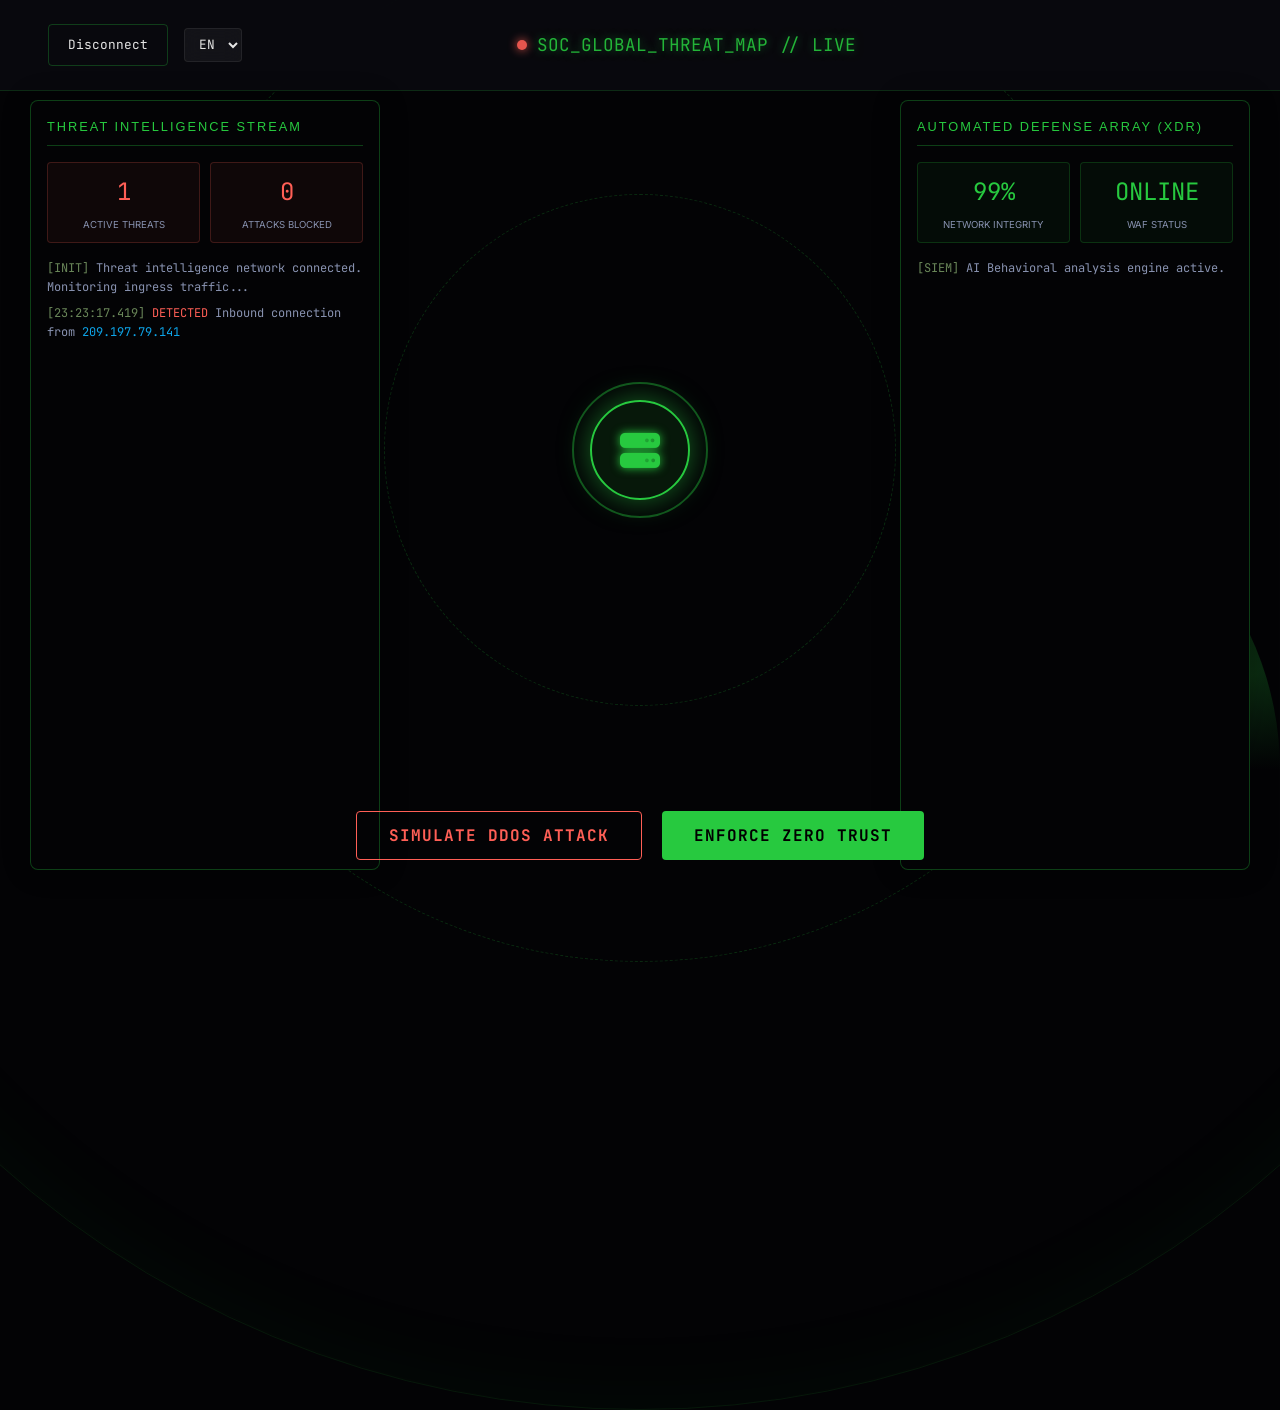
<file: soc-sim.html>
<!DOCTYPE html>
<html lang="en">
<head>
    <meta charset="UTF-8">
    <meta name="viewport" content="width=device-width, initial-scale=1.0">
    <title>KubeOps | SOC Threat Simulation</title>
    <link rel="stylesheet" href="styles.css">
    
    <!-- Fonts & Icons -->
    <link href="https://fonts.googleapis.com/css2?family=Syncopate:wght@400;700&family=Inter:wght@300;400;500;600;700;800&family=JetBrains+Mono:wght@400;500;700&display=swap" rel="stylesheet">
    <link rel="stylesheet" href="https://cdnjs.cloudflare.com/ajax/libs/font-awesome/6.4.0/css/all.min.css">
    
    <!-- GSAP -->
    <script src="https://cdnjs.cloudflare.com/ajax/libs/gsap/3.12.2/gsap.min.js"></script>

    <style>
        body {
            overflow: hidden;
            background-color: var(--bg-main) !important;
            margin: 0;
            padding: 0;
            color: var(--text-main);
            font-family: 'Inter', sans-serif;
            cursor: crosshair;
        }

        /* Matrix / Radar Background */
        .radar-bg {
            position: absolute;
            top: 50%; left: 50%;
            transform: translate(-50%, -50%);
            width: 150vw; height: 150vw;
            border-radius: 50%;
            border: 1px solid rgba(39, 201, 63, 0.1);
            z-index: 0;
            box-shadow: inset 0 0 100px rgba(39, 201, 63, 0.05);
        }
        
        .radar-ring {
            position: absolute;
            top: 50%; left: 50%;
            transform: translate(-50%, -50%);
            border-radius: 50%;
            border: 1px dashed rgba(39, 201, 63, 0.2);
        }

        .radar-scan {
            position: absolute;
            top: 50%; left: 50%;
            width: 50vw; height: 50vw;
            background: conic-gradient(rgba(39, 201, 63, 0) 0%, rgba(39, 201, 63, 0.2) 20%, rgba(39, 201, 63, 0) 25%);
            transform-origin: 0 0;
            animation: radar-spin 4s linear infinite;
            border-radius: 50%;
            z-index: 1;
            pointer-events: none;
        }

        @keyframes radar-spin {
            0% { transform: rotate(0deg); }
            100% { transform: rotate(360deg); }
        }

        /* Top Nav */
        .sim-nav {
            position: absolute;
            top: 0; left: 0; width: 100%;
            padding: 1.5rem 3rem;
            display: flex;
            justify-content: space-between;
            align-items: center;
            z-index: 100;
            border-bottom: 1px solid rgba(39, 201, 63, 0.2);
            background: var(--bg-offset);
            opacity: 0.9;
            backdrop-filter: blur(10px);
        }

        .sim-title {
            font-family: 'JetBrains Mono', monospace;
            color: #27c93f;
            font-size: 1.1rem;
            display: flex;
            align-items: center;
            gap: 10px;
            text-shadow: 0 0 10px rgba(39, 201, 63, 0.5);
        }

        .pulse-dot-red {
            width: 10px; height: 10px; border-radius: 50%;
            background: #ff5f56;
            box-shadow: 0 0 10px #ff5f56;
            animation: pulse-red 1s infinite;
        }

        @keyframes pulse-red {
            0% { opacity: 0.4; } 50% { opacity: 1; box-shadow: 0 0 20px #ff5f56; } 100% { opacity: 0.4; }
        }

        /* Core Network Node */
        #core-node {
            position: absolute;
            top: 50%; left: 50%;
            transform: translate(-50%, -50%);
            width: 100px; height: 100px;
            background: rgba(39, 201, 63, 0.1);
            border: 2px solid #27c93f;
            border-radius: 50%;
            box-shadow: 0 0 30px rgba(39, 201, 63, 0.5);
            display: flex;
            flex-direction: column;
            justify-content: center;
            align-items: center;
            z-index: 50;
        }
        
        #core-node i { font-size: 2.5rem; color: #27c93f; text-shadow: 0 0 10px #27c93f; }
        .shield-ring {
            position: absolute;
            top: -20px; left: -20px; right: -20px; bottom: -20px;
            border: 2px solid rgba(39, 201, 63, 0.4);
            border-radius: 50%;
            animation: shield-pulse 2s infinite;
        }

        @keyframes shield-pulse {
            0% { transform: scale(0.9); opacity: 1; }
            100% { transform: scale(1.5); opacity: 0; }
        }

        /* Threat Particles */
        .threat {
            position: absolute;
            width: 6px; height: 6px;
            background: #ff5f56;
            border-radius: 50%;
            box-shadow: 0 0 10px #ff5f56, 0 0 20px #ff5f56;
            z-index: 40;
        }

        .threat-line {
            position: absolute;
            height: 2px;
            background: linear-gradient(90deg, transparent, rgba(255, 95, 86, 0.8), transparent);
            transform-origin: 0 50%;
            z-index: 39;
        }

        .defense-flash {
            position: absolute;
            width: 30px; height: 30px;
            background: radial-gradient(circle, rgba(39, 201, 63, 0.8) 0%, transparent 70%);
            border-radius: 50%;
            transform: translate(-50%, -50%);
            z-index: 55;
            pointer-events: none;
        }

        /* Side Terminals */
        .soc-panel {
            position: absolute;
            top: 100px; bottom: 30px;
            width: 350px;
            background: var(--bg-main);
            border: 1px solid rgba(39, 201, 63, 0.3);
            border-radius: 8px;
            backdrop-filter: blur(5px);
            display: flex; flex-direction: column;
            padding: 1rem;
            z-index: 100;
            box-shadow: 0 0 30px rgba(0,0,0,0.2);
        }

        #panel-left { left: 30px; }
        #panel-right { right: 30px; }

        .panel-title {
            font-family: 'Syncopate', sans-serif;
            font-size: 0.8rem;
            color: #27c93f;
            border-bottom: 1px solid rgba(39, 201, 63, 0.3);
            padding-bottom: 8px;
            margin-bottom: 1rem;
            text-transform: uppercase;
            letter-spacing: 2px;
        }

        .log-list {
            flex-grow: 1;
            overflow-y: auto;
            font-family: 'JetBrains Mono', monospace;
            font-size: 0.75rem;
            display: flex; flex-direction: column; gap: 6px;
        }

        .log-list::-webkit-scrollbar { width: 4px; }
        .log-list::-webkit-scrollbar-track { background: transparent; }
        .log-list::-webkit-scrollbar-thumb { background: #27c93f; }

        .log-entry { color: #8892b0; }
        .log-entry span.time { color: #6a8759; }
        .log-entry span.ip { color: #0ea5e9; }
        .log-entry span.atk { color: #ff5f56; }
        .log-entry span.def { color: #27c93f; }

        /* Status metrics */
        .status-grid {
            display: grid; grid-template-columns: 1fr 1fr; gap: 10px; margin-bottom: 1rem;
        }
        .status-box {
            background: rgba(255, 95, 86, 0.05);
            border: 1px solid rgba(255, 95, 86, 0.2);
            padding: 10px; text-align: center; border-radius: 4px;
        }
        .status-box.safe {
            background: rgba(39, 201, 63, 0.05);
            border-color: rgba(39, 201, 63, 0.2);
        }
        .st-val { font-family: 'JetBrains Mono', monospace; font-size: 1.5rem; color: #ff5f56; }
        .status-box.safe .st-val { color: #27c93f; }
        .st-lbl { font-size: 0.6rem; color: #8892b0; text-transform: uppercase; margin-top: 5px; }

        /* Controls */
        .controls {
            position: absolute;
            bottom: 40px; left: 50%;
            transform: translateX(-50%);
            display: flex; gap: 20px; z-index: 100;
        }

        .btn {
            padding: 0.8rem 2rem;
            border-radius: 4px; border: none; font-weight: bold;
            font-family: 'JetBrains Mono', monospace;
            cursor: pointer; text-transform: uppercase;
            transition: all 0.3s;
        }

        .btn-attack {
            background: transparent; border: 1px solid #ff5f56; color: #ff5f56;
        }
        .btn-attack:hover { background: rgba(255, 95, 86, 0.2); box-shadow: 0 0 20px #ff5f56; }
        
        .btn-defense {
            background: #27c93f; color: #000;
        }
        .btn-defense:hover { box-shadow: 0 0 30px #27c93f; background: #34d84c; }

    </style>
</head>
<body>

    <!-- Apply Theme from localStorage -->
    <script>
        if (localStorage.getItem('theme') === 'light') {
            document.body.classList.add('light-mode');
        }
    </script>
    
    <div class="radar-bg"></div>
    <div class="radar-ring" style="width: 40vw; height: 40vw;"></div>
    <div class="radar-ring" style="width: 80vw; height: 80vw;"></div>
    <div class="radar-scan"></div>

    <nav class="sim-nav">
        <div style="display: flex; gap: 1rem; align-items: center;">
            <a href="projects.html" class="btn-outline" style="text-decoration:none; color:var(--text-main); border:1px solid rgba(39,201,63,0.3); padding: 0.6rem 1.2rem; border-radius:4px; font-size: 0.8rem; font-family:'JetBrains Mono';" data-i18n="sim_disconnect">
                <i class="fas fa-arrow-left" style="margin-right: 8px;"></i> Disconnect
            </a>
            <select id="language-select" class="lang-selector">
                <option value="en">EN</option>
                <option value="de">DE</option>
                <option value="es">ES</option>
                <option value="fr">FR</option>
                <option value="it">IT</option>
                <option value="pt">PT</option>
            </select>
        </div>
        <div class="sim-title">
            <div class="pulse-dot-red"></div>
            <span data-i18n="sim_soc_title">SOC_GLOBAL_THREAT_MAP // LIVE</span>
        </div>
        <div style="width: 100px;"></div>
    </nav>

    <!-- Visual Area -->
    <div id="core-node">
        <i class="fas fa-server"></i>
        <div class="shield-ring"></div>
    </div>

    <!-- Left Panel: Threat Intelligence -->
    <div class="soc-panel" id="panel-left">
        <div class="panel-title" data-i18n="sim_intel_stream"><i class="fas fa-globe"></i> Threat Intelligence Stream</div>
        <div class="status-grid">
            <div class="status-box">
                <div class="st-val" id="val-threats">0</div>
                <div class="st-lbl" data-i18n="sim_active_threats">Active Threats</div>
            </div>
            <div class="status-box">
                <div class="st-val" id="val-blocked">0</div>
                <div class="st-lbl" data-i18n="sim_attacks_blocked">Attacks Blocked</div>
            </div>
        </div>
        <div class="log-list" id="threat-logs">
            <div class="log-entry"><span class="time">[INIT]</span> Threat intelligence network connected. Monitoring ingress traffic...</div>
        </div>
    </div>

    <!-- Right Panel: Defense Systems -->
    <div class="soc-panel" id="panel-right">
        <div class="panel-title" data-i18n="sim_defense_array"><i class="fas fa-shield-halved"></i> Automated Defense Array (XDR)</div>
        <div class="status-grid">
            <div class="status-box safe">
                <div class="st-val">99%</div>
                <div class="st-lbl" data-i18n="sim_net_integrity">Network Integrity</div>
            </div>
            <div class="status-box safe">
                <div class="st-val">ONLINE</div>
                <div class="st-lbl" data-i18n="sim_waf_status">WAF Status</div>
            </div>
        </div>
        <div class="log-list" id="defense-logs">
            <div class="log-entry"><span class="time">[SIEM]</span> AI Behavioral analysis engine active.</div>
        </div>
    </div>

    <!-- Interactions -->
    <div class="controls">
        <button class="btn btn-attack" onclick="triggerDDoS()" data-i18n="sim_ddos_btn"><i class="fas fa-satellite-dish"></i> Simulate DDoS Attack</button>
        <button class="btn btn-defense" onclick="triggerZeroTrust()" data-i18n="sim_zt_btn"><i class="fas fa-lock"></i> Enforce Zero Trust</button>
    </div>

    <script>
        const threatLogs = document.getElementById('threat-logs');
        const defenseLogs = document.getElementById('defense-logs');
        const cx = window.innerWidth / 2;
        const cy = window.innerHeight / 2;
        const coreRadius = 70; // intercept distance

        let activeThreats = 0;
        let blockedAttacks = 0;
        let isZeroTrust = false;

        function updateMetrics() {
            document.getElementById('val-threats').innerText = activeThreats;
            document.getElementById('val-blocked').innerText = blockedAttacks;
        }

        function appendLog(panel, msg) {
            const time = new Date().toISOString().substring(11, 23);
            const line = document.createElement('div');
            line.className = 'log-entry';
            line.innerHTML = `<span class="time">[${time}]</span> ${msg}`;
            panel.appendChild(line);
            panel.scrollTop = panel.scrollHeight;
        }

        function getRandomIP() {
            return `${Math.floor(Math.random()*255)}.${Math.floor(Math.random()*255)}.${Math.floor(Math.random()*255)}.${Math.floor(Math.random()*255)}`;
        }

        function spawnThreat(isBatch = false) {
            activeThreats++;
            updateMetrics();

            // Random edge position
            let startX, startY;
            const edge = Math.floor(Math.random() * 4);
            if(edge === 0) { startX = Math.random() * window.innerWidth; startY = -50; }
            else if(edge === 1) { startX = window.innerWidth + 50; startY = Math.random() * window.innerHeight; }
            else if(edge === 2) { startX = Math.random() * window.innerWidth; startY = window.innerHeight + 50; }
            else { startX = -50; startY = Math.random() * window.innerHeight; }

            const ip = getRandomIP();
            const atkTypes = ["SQLi Payload", "XSS Attempt", "Brute Force", "Malware Sig matching CVE-2023-X"];
            const attackType = atkTypes[Math.floor(Math.random() * atkTypes.length)];

            if(!isBatch) {
                appendLog(threatLogs, `<span class="atk">DETECTED</span> Inbound connection from <span class="ip">${ip}</span>`);
            }

            // Create Visuals
            const threat = document.createElement('div');
            threat.className = 'threat';
            document.body.appendChild(threat);
            gsap.set(threat, { x: startX, y: startY });

            // Calculate trajectory
            const dx = cx - startX;
            const dy = cy - startY;
            const dist = Math.sqrt(dx*dx + dy*dy);
            const duration = 2 + Math.random() * 3;

            // Stop point (shield barrier)
            const stopRatio = (dist - coreRadius) / dist;
            const targetX = startX + dx * stopRatio;
            const targetY = startY + dy * stopRatio;

            // Draw laser line briefly
            const line = document.createElement('div');
            line.className = 'threat-line';
            line.style.width = dist + 'px';
            const angle = Math.atan2(dy, dx) * 180 / Math.PI;
            document.body.appendChild(line);
            gsap.set(line, { x: startX, y: startY, rotation: angle, opacity: 0 });

            if(Math.random() > 0.5) {
                gsap.to(line, { opacity: 0.5, duration: 0.1, yoyo: true, repeat: 1, onComplete: () => line.remove() });
            } else {
                line.remove();
            }

            // Move particle
            gsap.to(threat, {
                x: targetX, y: targetY, duration: duration, ease: "none",
                onComplete: () => {
                    // Blocked!
                    createDefenseFlash(targetX, targetY);
                    threat.remove();
                    
                    activeThreats--;
                    blockedAttacks++;
                    updateMetrics();
                    
                    if(!isBatch) {
                        appendLog(defenseLogs, `<span class="def">BLOCKED</span> WAF ruleset engaged against <span class="atk">${attackType}</span> from <span class="ip">${ip}</span>`);
                    }
                }
            });
        }

        function createDefenseFlash(x, y) {
            const flash = document.createElement('div');
            flash.className = 'defense-flash';
            document.body.appendChild(flash);
            gsap.set(flash, { x: x, y: y, scale: 0.5, opacity: 1 });
            gsap.to(flash, { scale: 2, opacity: 0, duration: 0.5, onComplete: () => flash.remove() });
        }

        function triggerDDoS() {
            appendLog(threatLogs, `<span class="atk" style="font-weight:bold;">CRITICAL: MASSIVE DDOS ATTEMPT DETECTED!</span> Volumetric attack scaling up...`);
            let count = 0;
            const interval = setInterval(() => {
                spawnThreat(true);
                count++;
                if(count > 60) clearInterval(interval);
            }, 50);

            setTimeout(() => {
                appendLog(defenseLogs, `<span class="def">AUTO-MITIGATION</span> BGP Null routing engaged. Scrubbing center active. Filtering 40Gbps malicious traffic.`);
            }, 1000);
        }

        function triggerZeroTrust() {
            if(isZeroTrust) return;
            isZeroTrust = true;
            appendLog(defenseLogs, `<span class="def" style="font-weight:bold;">ZERO TRUST PROTOCOL INITIATED</span>`);
            appendLog(defenseLogs, `Enforcing strict identity verification on all intra-node traffic.`);
            
            const core = document.getElementById('core-node');
            gsap.to(core, { boxShadow: '0 0 80px #27c93f', borderColor: '#fff', duration: 1 });
            
            setTimeout(() => {
                isZeroTrust = false;
                gsap.to(core, { boxShadow: '0 0 30px rgba(39, 201, 63, 0.5)', borderColor: '#27c93f', duration: 1 });
            }, 5000);
        }

        // Ambient traffic loop
        setInterval(() => {
            if(Math.random() > 0.4) spawnThreat();
        }, 1500);

    </script>
    <script src="translations.js"></script>
    <script src="i18n.js"></script>
</body>
</html>
</file>
<file: styles.css>
:root {
    --bg-main: #030305;
    --bg-offset: #0a0a0f;
    --text-main: #ffffff;
    --text-muted: #8892b0;
    --primary: #326ce5; /* K8s blue */
    --primary-glow: rgba(50, 108, 229, 0.4);
    --accent: #0ea5e9;
    --border: rgba(255, 255, 255, 0.08);
    --success: #27c93f;
    --warning: #ffbd2e;
    --danger: #ff5f56;
}

body.light-mode {
    --bg-main: #ffffff;
    --bg-offset: #f8f9fa;
    --text-main: #0f172a;
    --text-muted: #475569; /* Darkened for better contrast */
    --primary: #326ce5;
    --primary-glow: rgba(50, 108, 229, 0.15);
    --border: rgba(0, 0, 0, 0.1);
    --success: #15803d; /* Safe contrast on white */
    --warning: #b45309; 
    --danger: #b91c1c;
}

* {
    margin: 0;
    padding: 0;
    box-sizing: border-box;
}

body {
    background-color: var(--bg-main);
    color: var(--text-main);
    font-family: 'Inter', sans-serif;
    line-height: 1.6;
    overflow-x: hidden;
    -webkit-font-smoothing: antialiased;
}

/* Typography */
h1, h2, h3 {
    font-weight: 700;
    letter-spacing: -0.02em;
    line-height: 1.1;
}

h1 { font-size: clamp(3.5rem, 6vw, 6rem); }
h2 { font-size: clamp(3rem, 5vw, 5rem); }
h1 span, h2 span { color: var(--primary); text-shadow: 0 0 30px var(--primary-glow); }

.bg-text {
    position: absolute;
    top: 50%;
    left: 50%;
    transform: translate(-50%, -50%);
    font-family: 'Syncopate', sans-serif;
    font-size: clamp(8rem, 20vw, 25rem);
    font-weight: 700;
    color: rgba(255, 255, 255, 0.02);
    z-index: 0;
    white-space: nowrap;
    pointer-events: none;
    user-select: none;
}

/* Navbar */
.navbar {
    position: fixed;
    top: 0;
    width: 100%;
    padding: 2rem 5%;
    display: flex;
    justify-content: space-between;
    align-items: center;
    z-index: 100;
    transition: all 0.4s ease;
    background: transparent;
    border-bottom: 1px solid transparent;
}
.navbar.scrolled {
    padding: 1rem 5%;
    background: var(--bg-main);
    opacity: 0.95;
    backdrop-filter: blur(12px);
    border-bottom: 1px solid var(--border);
}
.logo {
    font-size: 1.5rem;
    font-weight: 800;
    font-family: 'Syncopate', sans-serif;
    color: var(--text-main);
    text-decoration: none;
    letter-spacing: -1px;
}
.logo .dot { color: var(--primary); }
.nav-links {
    display: flex;
    gap: 3rem;
    list-style: none;
}
.nav-links a {
    color: var(--text-muted);
    text-decoration: none;
    font-size: 0.9rem;
    font-weight: 500;
    text-transform: uppercase;
    letter-spacing: 1px;
    transition: color 0.3s;
}
.nav-links a:hover { color: var(--text-main); }
.nav-btn { font-size: 0.85rem !important; padding: 0.6rem 1.5rem !important; }

/* Buttons */
.btn {
    display: inline-flex;
    align-items: center;
    justify-content: center;
    padding: 1rem 2.5rem;
    border-radius: 4px;
    font-weight: 600;
    font-size: 1rem;
    text-decoration: none;
    text-transform: uppercase;
    letter-spacing: 1px;
    transition: all 0.3s ease;
    position: relative;
    overflow: hidden;
    z-index: 1;
}
.btn-primary {
    background: var(--primary);
    color: white;
    box-shadow: 0 0 20px rgba(50, 108, 229, 0.3);
    border: 1px solid transparent;
}
.btn-primary:hover {
    background: transparent;
    border-color: var(--primary);
    box-shadow: 0 0 30px rgba(50, 108, 229, 0.5);
}
.btn-primary::before {
    content: ''; position: absolute; top: 0; left: 0; width: 0; height: 100%;
    background: rgba(255,255,255,0.1); transition: width 0.3s ease; z-index: -1;
}
.btn-primary:hover::before { width: 100%; }

.btn-outline {
    background: transparent;
    color: var(--text-main);
    border: 1px solid var(--border);
}
.btn-outline:hover {
    border-color: var(--text-main);
    background: rgba(150,150,150,0.1); /* Adjusted for both modes */
}

/* Theme Toggle Button */
.theme-toggle-btn {
    background: transparent;
    border: 1px solid var(--border);
    color: var(--text-main);
    width: 38px;
    height: 38px;
    border-radius: 50%;
    display: flex;
    align-items: center;
    justify-content: center;
    cursor: pointer;
    transition: all 0.3s ease;
    font-size: 1rem;
}
.theme-toggle-btn:hover {
    background: rgba(150,150,150,0.1);
    transform: rotate(15deg);
}

/* Layout Modules */
.main-wrapper {
    width: 100%;
    position: relative;
}
.kube-module {
    min-height: 100vh;
    width: 100%;
    position: relative;
    display: flex;
    flex-direction: column;
    justify-content: center;
    padding: 6rem 5% 0; /* Nav offset */
    overflow: hidden;
    border-bottom: 1px solid var(--border);
}

.module-content {
    width: 100%;
    max-width: 1400px;
    margin: 0 auto;
    z-index: 2;
    position: relative;
}

/* Hero Section */
.hero-content {
    display: grid;
    grid-template-columns: 1fr 1fr;
    gap: 4rem;
    align-items: center;
}
.hero-content p {
    font-size: 1.25rem;
    color: var(--text-muted);
    max-width: 500px;
    margin: 2rem 0;
}
.btn-group { display: flex; gap: 1rem; }

/* Terminal */
.terminal-mockup {
    background: var(--bg-offset);
    backdrop-filter: blur(10px);
    border: 1px solid var(--border);
    border-radius: 8px;
    overflow: hidden;
    box-shadow: 0 20px 50px rgba(0,0,0,0.15), 0 0 30px var(--primary-glow);
}
.terminal-header {
    background: rgba(150,150,150,0.05);
    padding: 12px 20px;
    display: flex;
    align-items: center;
    gap: 8px;
    border-bottom: 1px solid var(--border);
    position: relative;
}
.mac-dot { width: 12px; height: 12px; border-radius: 50%; }
.mac-dot.r { background: var(--danger); }
.mac-dot.y { background: var(--warning); }
.mac-dot.g { background: var(--success); }
.terminal-title {
    position: absolute;
    left: 50%;
    transform: translateX(-50%);
    font-family: 'JetBrains Mono', monospace;
    font-size: 0.85rem;
    color: var(--text-muted);
}
.terminal-body {
    padding: 2rem;
    font-family: 'JetBrains Mono', monospace;
    font-size: 0.95rem;
    color: var(--text-main); /* Changed to use variable */
    line-height: 1.8;
}
.terminal-body .cmd { color: var(--primary); font-weight: 700; }
.terminal-body .output { color: var(--text-muted); }
.cursor { display: inline-block; width: 8px; height: 18px; background: var(--text-main); animation: blink 1s step-end infinite; }
@keyframes blink { 50% { opacity: 0; } }

/* Split Layouts */
.split-layout {
    display: grid;
    grid-template-columns: 1fr 1fr;
    gap: 6rem;
    align-items: center;
}
.split-layout.reverse .visual-side { order: 2; }
.split-layout.reverse .text-side { order: 1; }

.module-label {
    display: inline-block;
    font-family: 'JetBrains Mono', monospace;
    color: var(--primary);
    font-size: 0.9rem;
    letter-spacing: 2px;
    margin-bottom: 1.5rem;
    border: 1px solid var(--primary-glow);
    padding: 0.3rem 1rem;
    border-radius: 20px;
    background: rgba(50, 108, 229, 0.05);
}

.spec-list {
    list-style: none;
    margin: 3rem 0;
    border-top: 1px solid var(--border);
}
.spec-list li {
    display: flex;
    justify-content: space-between;
    padding: 1.5rem 0;
    border-bottom: 1px solid var(--border);
    font-size: 1.1rem;
}
.spec-label { color: var(--text-muted); }
.spec-value { font-family: 'JetBrains Mono', monospace; color: var(--text-main); font-weight: 500; }
.description { font-size: 1.15rem; color: var(--text-muted); line-height: 1.8; }

/* Visual block animations */
.node-grid {
    display: grid;
    grid-template-columns: repeat(3, 1fr);
    gap: 2rem;
    padding: 3rem;
    background: rgba(150,150,150,0.02);
    border: 1px solid var(--border);
    border-radius: 8px;
    position: relative;
    box-shadow: 0 10px 40px rgba(0,0,0,0.1);
}
.node-item {
    aspect-ratio: 1;
    background: rgba(150,150,150,0.05);
    border: 1px solid var(--border);
    border-radius: 4px;
    padding: 1rem 2rem;
    transition: all 0.3s ease;
}

/* Language Selector */
.lang-selector {
    background: rgba(255, 255, 255, 0.05);
    border: 1px solid var(--border);
    color: var(--text-main);
    padding: 0.4rem 0.6rem;
    border-radius: 4px;
    font-family: 'JetBrains Mono', monospace;
    font-size: 0.8rem;
    cursor: pointer;
    outline: none;
    transition: all 0.3s ease;
    backdrop-filter: blur(10px);
}

.lang-selector:hover {
    border-color: var(--primary);
    background: rgba(255, 255, 255, 0.1);
}

.lang-selector option {
    background: var(--bg-main);
    color: var(--text-main);
}

/* Animations */
.fade-up { opacity: 0; }
.node-item.active { background: rgba(50, 108, 229, 0.1); border-color: var(--primary); box-shadow: 0 0 20px var(--primary-glow); }

.pipeline-visual {
    display: flex;
    flex-direction: column;
    align-items: center;
    gap: 1rem;
    padding: 4rem;
    background: rgba(150,150,150,0.02);
    border: 1px solid var(--border);
    border-radius: 8px;
    box-shadow: 0 10px 40px rgba(0,0,0,0.1);
}
.pipe-stage {
    padding: 1.5rem 3rem;
    background: var(--bg-offset); /* Changed from hardcoded dark */
    border: 1px solid var(--border);
    border-radius: 4px;
    font-family: 'JetBrains Mono', monospace;
    font-size: 1.1rem;
    width: 250px;
    text-align: center;
}
.pipe-line {
    width: 2px;
    height: 40px;
    background: var(--primary);
    box-shadow: 0 0 10px var(--primary-glow);
}
.pipe-stage.deploy { border-color: var(--primary); box-shadow: 0 0 20px var(--primary-glow); color: var(--primary); font-weight: bold;}

/* Projects Stack */
.projects-stack {
    position: relative;
    width: 100%;
    height: 400px;
    display: flex;
    justify-content: center;
    align-items: center;
    perspective: 1000px;
}
.project-card {
    position: absolute;
    width: 320px;
    height: 200px;
    background: var(--bg-offset);
    border: 1px solid var(--border);
    border-radius: 8px;
    padding: 2rem;
    box-shadow: 0 20px 40px rgba(0,0,0,0.2);
    transition: all 0.5s ease;
    display: flex;
    flex-direction: column;
    justify-content: center;
    gap: 1rem;
}
.project-card.back {
    transform: translateZ(-100px) translateY(-50px);
    opacity: 0.1; /* further reduced to prevent bleed */
    z-index: 1;
}
.project-card.middle {
    transform: translateZ(-50px) translateY(-25px);
    opacity: 0.2; /* further reduced to prevent bleed */
    z-index: 2;
}
.project-card.front {
    transform: translateZ(0) translateY(0);
    z-index: 3;
    border-color: var(--primary);
    box-shadow: 0 10px 30px var(--primary-glow);
    background: var(--bg-main); /* solid background to prevent text bleed from cards behind */
}
.card-header {
    font-size: 1.25rem;
    font-weight: 700;
    color: var(--text-muted);
}
.card-metrics {
    font-family: 'JetBrains Mono', monospace;
    font-size: 0.9rem;
    color: var(--text-muted);
}
.card-header.highlight-header {
    color: var(--text-main);
    font-size: 1.5rem;
}
.card-metrics.highlight-text {
    color: var(--primary);
    font-weight: bold;
}
.card-action {
    margin-top: auto;
    font-size: 0.85rem;
    text-transform: uppercase;
    letter-spacing: 1px;
    color: var(--success);
    font-family: 'JetBrains Mono', monospace;
    animation: fadePulse 2s infinite;
}

@keyframes fadePulse {
    0% { opacity: 0.6; }
    50% { opacity: 1; }
    100% { opacity: 0.6; }
}

.spec-value.highlight {
    color: var(--primary);
    text-shadow: 0 0 10px var(--primary-glow);
}

/* Center Layout - Metrics */
.center-layout { text-align: center; width: 100%; display: flex; flex-direction: column; align-items: center;}
.metrics-grid {
    display: grid;
    grid-template-columns: repeat(3, 1fr);
    gap: 3rem;
    margin-bottom: 8rem;
    width: 100%;
}
.metric {
    padding: 4rem 2rem;
    background: rgba(150,150,150,0.02);
    border: 1px solid var(--border);
    border-radius: 8px;
    transition: transform 0.3s;
}
.metric:hover { transform: translateY(-10px); background: rgba(150,150,150,0.04); border-color: var(--primary); }
.metric-number {
    font-size: 5rem;
    font-weight: 700;
    font-family: 'Syncopate', sans-serif;
    line-height: 1;
    margin-bottom: 1rem;
    /* Removed linear gradient text for better dark/light compatibility, or adjust it */
    color: var(--text-main);
}
.metric-label { font-size: 1.1rem; color: var(--text-muted); text-transform: uppercase; letter-spacing: 2px; }

.cta-box {
    max-width: 800px;
    margin: 0 auto 6rem;
    padding: 5rem;
    border: 1px solid var(--primary-glow);
    background: radial-gradient(circle at center, rgba(50, 108, 229, 0.1) 0%, transparent 70%);
    border-radius: 8px;
}
.cta-box p { font-size: 1.25rem; color: var(--text-muted); margin: 1.5rem 0 3rem; }

/* Footer */
footer {
    border-top: 1px solid var(--border);
    padding: 2rem 5%;
    width: 100%;
    margin-top: auto;
}
.footer-content { display: flex; justify-content: space-between; align-items: center; color: var(--text-muted); font-size: 0.9rem; max-width: 1400px; margin: 0 auto;}
.socials { display: flex; gap: 1.5rem; }
.socials a { color: var(--text-muted); font-size: 1.2rem; transition: color 0.3s; }
.socials a:hover { color: var(--text-main); }

/* Scroll Down Indicator */
.scroll-indicator {
    position: absolute;
    bottom: 40px;
    left: 50%;
    transform: translateX(-50%);
    display: flex;
    flex-direction: column;
    align-items: center;
    gap: 15px;
    opacity: 0.6;
}
.scroll-indicator span { font-size: 0.75rem; letter-spacing: 3px; font-weight: 600; font-family: 'JetBrains Mono', monospace;}
.line-down { width: 1px; height: 60px; background: linear-gradient(to bottom, var(--text-main) 0%, transparent 100%); animation: scroll-down 2s infinite ease-in-out;}
@keyframes scroll-down { 0% { transform: scaleY(0); transform-origin: top; } 50% { transform: scaleY(1); transform-origin: top; } 51% { transform: scaleY(1); transform-origin: bottom; } 100% { transform: scaleY(0); transform-origin: bottom; } }

/* Responsive */
@media (max-width: 1024px) {
    .hero-content, .split-layout { grid-template-columns: 1fr; gap: 4rem; text-align: center; }
    .split-layout.reverse .visual-side { order: 1; }
    .split-layout.reverse .text-side { order: 2; }
    .bg-text { font-size: 15vw; }
    .metrics-grid { grid-template-columns: 1fr; }
    .metric { padding: 3rem; }
}
@media (max-width: 768px) {
    .nav-links { display: none; }
    .cta-box { padding: 3rem 1.5rem; }
    h1 { font-size: 3.5rem; }
    h2 { font-size: 2.5rem; }
    .kube-module { padding-top: 8rem; }
}

/* Skills Section */
.skills-filter {
    display: flex;
    justify-content: center;
    gap: 1rem;
    margin-bottom: 3rem;
    flex-wrap: wrap;
}

.filter-btn {
    background: transparent;
    border: 1px solid var(--border);
    color: var(--text-muted);
    padding: 0.6rem 1.5rem;
    border-radius: 30px;
    font-family: 'JetBrains Mono', monospace;
    font-size: 0.85rem;
    cursor: pointer;
    transition: all 0.3s ease;
}

.filter-btn:hover, .filter-btn.active {
    border-color: var(--primary);
    color: var(--text-main);
    background: rgba(50, 108, 229, 0.05);
    box-shadow: 0 0 15px var(--primary-glow);
}

.skills-grid {
    display: grid;
    grid-template-columns: repeat(auto-fill, minmax(160px, 1fr));
    gap: 1.5rem;
    width: 100%;
}

.skill-card {
    background: rgba(150, 150, 150, 0.02);
    border: 1px solid var(--border);
    border-radius: 12px;
    padding: 2rem 1rem;
    display: flex;
    flex-direction: column;
    align-items: center;
    gap: 1rem;
    transition: all 0.4s cubic-bezier(0.175, 0.885, 0.32, 1.275);
    cursor: default;
    backdrop-filter: blur(5px);
}

.skill-card:hover {
    transform: translateY(-10px);
    background: rgba(150, 150, 150, 0.05);
    border-color: var(--primary);
    box-shadow: 0 10px 30px rgba(0, 0, 0, 0.2), 0 0 20px var(--primary-glow);
}

.skill-icon {
    font-size: 2.5rem;
    transition: transform 0.3s ease;
}

.skill-icon-svg,
.skill-icon-img {
    width: 2.5rem;
    height: 2.5rem;
    transition: transform 0.3s ease;
}

.skill-card:hover .skill-icon,
.skill-card:hover .skill-icon-svg,
.skill-card:hover .skill-icon-img {
    transform: scale(1.1);
}

.skill-name {
    font-family: 'JetBrains Mono', monospace;
    font-size: 0.9rem;
    font-weight: 500;
    color: var(--text-muted);
    transition: color 0.3s ease;
}

.skill-card:hover .skill-name {
    color: var(--text-main);
}

.extra-skill {
    display: none; /* Initially hidden */
}

.extra-skill.show {
    display: flex;
    animation: fadeInScale 0.5s ease forwards;
}

@keyframes fadeInScale {
    from { opacity: 0; transform: scale(0.9) translateY(10px); }
    to { opacity: 1; transform: scale(1) translateY(0); }
}

/* Hide cards that don't match filter */
.skill-card.filtered-out {
    display: none;
}

@media (max-width: 768px) {
    .skills-grid {
        grid-template-columns: repeat(auto-fill, minmax(140px, 1fr));
        gap: 1rem;
    }
    .skill-icon {
        font-size: 2rem;
    }
}
</file>
